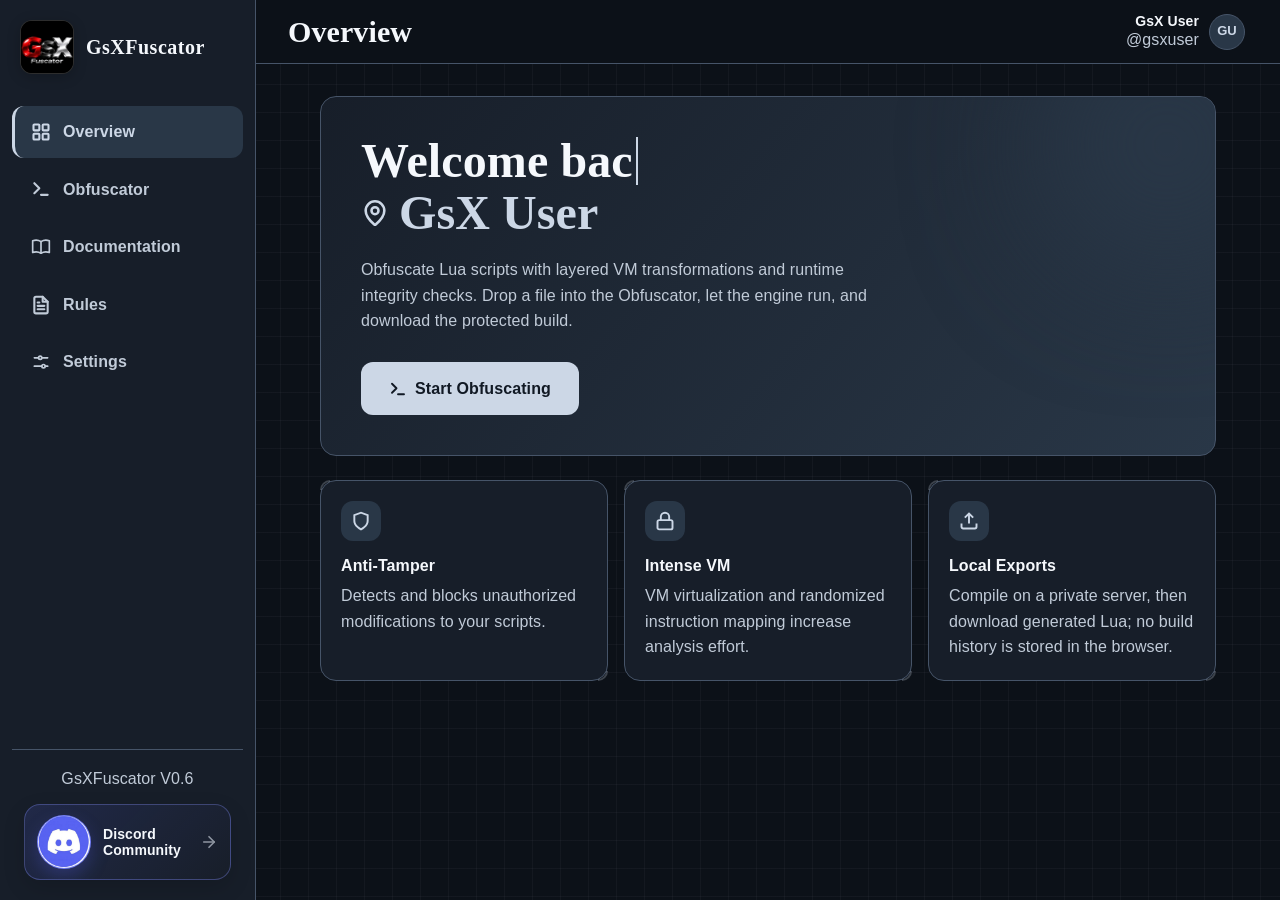
<file: index.html>
<!DOCTYPE html>
<html lang="en">
<head>
  <meta charset="UTF-8">
  <meta http-equiv="Content-Security-Policy" content="default-src 'none'; script-src 'self' 'unsafe-inline'; connect-src 'self'; style-src 'self' 'unsafe-inline' https://fonts.googleapis.com; font-src https://fonts.gstatic.com; img-src 'self' data:; worker-src 'none'; object-src 'none'; base-uri 'none'; form-action 'none'; frame-ancestors 'none'">
  <meta name="viewport" content="width=device-width, initial-scale=1">
  <title>GsXFuscator V0.6 — Dashboard</title>
  <link rel="icon" href="[data-uri]">
  <meta name="theme-color" content="#0c1118" id="clax-theme-color">
  <script>
  /* Apply the saved luminance before the first paint; no remote dependencies. */
  (() => {
    let mode = 'night', largeText = false;
    try { const p = JSON.parse(localStorage.getItem('clax.workspace.preferences'));
      if (p && p.mode === 'light') mode = 'light';
      if (p && p.largeText === true) largeText = true;
    } catch (_) { /* Private browsing or unavailable storage. */ }
    const root = document.documentElement;
    root.dataset.theme = 'graphite';
    root.dataset.mode = mode;
    root.dataset.textSize = largeText ? 'large' : 'standard';
    const themeBar = document.getElementById('clax-theme-color');
    if (themeBar) themeBar.content = mode === 'light' ? '#f7f9fc' : '#0c1118';
    try {
      const reducedMotion = matchMedia('(prefers-reduced-motion: reduce)').matches;
      const reducedData = matchMedia('(prefers-reduced-data: reduce)').matches;
      const lowMemory = typeof navigator.deviceMemory === 'number' && navigator.deviceMemory <= 2;
      const saveData = !!(navigator.connection && navigator.connection.saveData);
      if (reducedMotion || reducedData || lowMemory || saveData) root.dataset.performance = 'lite';
    } catch (_) { /* Unknown device capabilities use lightweight defaults. */ }
  })();
  </script>
  <!-- Non-blocking optional Elegant display font; offline keeps Georgia. -->
  <link rel="stylesheet" href="https://fonts.googleapis.com/css2?family=Cormorant+Garamond:wght@500;600;700&display=swap" media="print" onload="this.media='all'">
  <style>/*! Tailwind CSS 3.4.17
MIT License

Copyright (c) Tailwind Labs, Inc.

Permission is hereby granted, free of charge, to any person obtaining a copy
of this software and associated documentation files (the "Software"), to deal
in the Software without restriction, including without limitation the rights
to use, copy, modify, merge, publish, distribute, sublicense, and/or sell
copies of the Software, and to permit persons to whom the Software is
furnished to do so, subject to the following conditions:

The above copyright notice and this permission notice shall be included in all
copies or substantial portions of the Software.

THE SOFTWARE IS PROVIDED "AS IS", WITHOUT WARRANTY OF ANY KIND, EXPRESS OR
IMPLIED, INCLUDING BUT NOT LIMITED TO THE WARRANTIES OF MERCHANTABILITY,
FITNESS FOR A PARTICULAR PURPOSE AND NONINFRINGEMENT. IN NO EVENT SHALL THE
AUTHORS OR COPYRIGHT HOLDERS BE LIABLE FOR ANY CLAIM, DAMAGES OR OTHER
LIABILITY, WHETHER IN AN ACTION OF CONTRACT, TORT OR OTHERWISE, ARISING FROM,
OUT OF OR IN CONNECTION WITH THE SOFTWARE OR THE USE OR OTHER DEALINGS IN THE
SOFTWARE.
*/*,:after,:before{--tw-border-spacing-x:0;--tw-border-spacing-y:0;--tw-translate-x:0;--tw-translate-y:0;--tw-rotate:0;--tw-skew-x:0;--tw-skew-y:0;--tw-scale-x:1;--tw-scale-y:1;--tw-pan-x: ;--tw-pan-y: ;--tw-pinch-zoom: ;--tw-scroll-snap-strictness:proximity;--tw-gradient-from-position: ;--tw-gradient-via-position: ;--tw-gradient-to-position: ;--tw-ordinal: ;--tw-slashed-zero: ;--tw-numeric-figure: ;--tw-numeric-spacing: ;--tw-numeric-fraction: ;--tw-ring-inset: ;--tw-ring-offset-width:0px;--tw-ring-offset-color:#fff;--tw-ring-color:rgba(59,130,246,.5);--tw-ring-offset-shadow:0 0 #0000;--tw-ring-shadow:0 0 #0000;--tw-shadow:0 0 #0000;--tw-shadow-colored:0 0 #0000;--tw-blur: ;--tw-brightness: ;--tw-contrast: ;--tw-grayscale: ;--tw-hue-rotate: ;--tw-invert: ;--tw-saturate: ;--tw-sepia: ;--tw-drop-shadow: ;--tw-backdrop-blur: ;--tw-backdrop-brightness: ;--tw-backdrop-contrast: ;--tw-backdrop-grayscale: ;--tw-backdrop-hue-rotate: ;--tw-backdrop-invert: ;--tw-backdrop-opacity: ;--tw-backdrop-saturate: ;--tw-backdrop-sepia: ;--tw-contain-size: ;--tw-contain-layout: ;--tw-contain-paint: ;--tw-contain-style: }::backdrop{--tw-border-spacing-x:0;--tw-border-spacing-y:0;--tw-translate-x:0;--tw-translate-y:0;--tw-rotate:0;--tw-skew-x:0;--tw-skew-y:0;--tw-scale-x:1;--tw-scale-y:1;--tw-pan-x: ;--tw-pan-y: ;--tw-pinch-zoom: ;--tw-scroll-snap-strictness:proximity;--tw-gradient-from-position: ;--tw-gradient-via-position: ;--tw-gradient-to-position: ;--tw-ordinal: ;--tw-slashed-zero: ;--tw-numeric-figure: ;--tw-numeric-spacing: ;--tw-numeric-fraction: ;--tw-ring-inset: ;--tw-ring-offset-width:0px;--tw-ring-offset-color:#fff;--tw-ring-color:rgba(59,130,246,.5);--tw-ring-offset-shadow:0 0 #0000;--tw-ring-shadow:0 0 #0000;--tw-shadow:0 0 #0000;--tw-shadow-colored:0 0 #0000;--tw-blur: ;--tw-brightness: ;--tw-contrast: ;--tw-grayscale: ;--tw-hue-rotate: ;--tw-invert: ;--tw-saturate: ;--tw-sepia: ;--tw-drop-shadow: ;--tw-backdrop-blur: ;--tw-backdrop-brightness: ;--tw-backdrop-contrast: ;--tw-backdrop-grayscale: ;--tw-backdrop-hue-rotate: ;--tw-backdrop-invert: ;--tw-backdrop-opacity: ;--tw-backdrop-saturate: ;--tw-backdrop-sepia: ;--tw-contain-size: ;--tw-contain-layout: ;--tw-contain-paint: ;--tw-contain-style: }
/*! tailwindcss v3.4.17 | MIT License | https://tailwindcss.com*/*,:after,:before{box-sizing:border-box;border:0 solid #e5e7eb}:after,:before{--tw-content:""}:host,html{line-height:1.5;-webkit-text-size-adjust:100%;-moz-tab-size:4;-o-tab-size:4;tab-size:4;font-family:Cormorant Garamond,Georgia,serif;font-feature-settings:normal;font-variation-settings:normal;-webkit-tap-highlight-color:transparent}body{margin:0;line-height:inherit}hr{height:0;color:inherit;border-top-width:1px}abbr:where([title]){-webkit-text-decoration:underline dotted;text-decoration:underline dotted}h1,h2,h3,h4,h5,h6{font-size:inherit;font-weight:inherit}a{color:inherit;text-decoration:inherit}b,strong{font-weight:bolder}code,kbd,pre,samp{font-family:Fira Code,ui-monospace,monospace;font-feature-settings:normal;font-variation-settings:normal;font-size:1em}small{font-size:80%}sub,sup{font-size:75%;line-height:0;position:relative;vertical-align:baseline}sub{bottom:-.25em}sup{top:-.5em}table{text-indent:0;border-color:inherit;border-collapse:collapse}button,input,optgroup,select,textarea{font-family:inherit;font-feature-settings:inherit;font-variation-settings:inherit;font-size:100%;font-weight:inherit;line-height:inherit;letter-spacing:inherit;color:inherit;margin:0;padding:0}button,select{text-transform:none}button,input:where([type=button]),input:where([type=reset]),input:where([type=submit]){-webkit-appearance:button;background-color:transparent;background-image:none}:-moz-focusring{outline:auto}:-moz-ui-invalid{box-shadow:none}progress{vertical-align:baseline}::-webkit-inner-spin-button,::-webkit-outer-spin-button{height:auto}[type=search]{-webkit-appearance:textfield;outline-offset:-2px}::-webkit-search-decoration{-webkit-appearance:none}::-webkit-file-upload-button{-webkit-appearance:button;font:inherit}summary{display:list-item}blockquote,dd,dl,figure,h1,h2,h3,h4,h5,h6,hr,p,pre{margin:0}fieldset{margin:0}fieldset,legend{padding:0}menu,ol,ul{list-style:none;margin:0;padding:0}dialog{padding:0}textarea{resize:vertical}input::-moz-placeholder,textarea::-moz-placeholder{opacity:1;color:#9ca3af}input::placeholder,textarea::placeholder{opacity:1;color:#9ca3af}[role=button],button{cursor:pointer}:disabled{cursor:default}audio,canvas,embed,iframe,img,object,svg,video{display:block;vertical-align:middle}img,video{max-width:100%;height:auto}[hidden]:where(:not([hidden=until-found])){display:none}.pointer-events-none{pointer-events:none}.visible{visibility:visible}.collapse{visibility:collapse}.static{position:static}.fixed{position:fixed}.absolute{position:absolute}.relative{position:relative}.sticky{position:sticky}.inset-0{inset:0}.-right-20{right:-5rem}.-top-20{top:-5rem}.z-10{z-index:10}.z-40{z-index:40}.mx-auto{margin-left:auto;margin-right:auto}.-ml-1{margin-left:-.25rem}.mb-1{margin-bottom:.25rem}.mb-1\.5{margin-bottom:.375rem}.mb-2{margin-bottom:.5rem}.mb-3{margin-bottom:.75rem}.mb-5{margin-bottom:1.25rem}.mb-6{margin-bottom:1.5rem}.mb-7{margin-bottom:1.75rem}.mb-8{margin-bottom:2rem}.mt-0\.5{margin-top:.125rem}.mt-1{margin-top:.25rem}.mt-3{margin-top:.75rem}.mt-4{margin-top:1rem}.mt-5{margin-top:1.25rem}.mt-6{margin-top:1.5rem}.block{display:block}.flex{display:flex}.table{display:table}.grid{display:grid}.hidden{display:none}.h-10{height:2.5rem}.h-11{height:2.75rem}.h-16{height:4rem}.h-40{height:10rem}.h-5{height:1.25rem}.h-6{height:1.5rem}.h-64{height:16rem}.h-full{height:100%}.h-screen{height:100vh}.min-h-\[28px\]{min-height:28px}.w-10{width:2.5rem}.w-11{width:2.75rem}.w-40{width:10rem}.w-6{width:1.5rem}.w-64{width:16rem}.w-full{width:100%}.min-w-0{min-width:0}.max-w-4xl{max-width:56rem}.max-w-lg{max-width:32rem}.flex-1{flex:1 1 0%}.flex-shrink{flex-shrink:1}.shrink-0{flex-shrink:0}.border-collapse{border-collapse:collapse}.transform{transform:translate(var(--tw-translate-x),var(--tw-translate-y)) rotate(var(--tw-rotate)) skewX(var(--tw-skew-x)) skewY(var(--tw-skew-y)) scaleX(var(--tw-scale-x)) scaleY(var(--tw-scale-y))}.animate-\[fadeIn_0\.5s_ease-out_1\.4s_forwards\]{animation:fadeIn .5s ease-out 1.4s forwards}.cursor-pointer{cursor:pointer}.resize{resize:both}.grid-cols-1{grid-template-columns:repeat(1,minmax(0,1fr))}.flex-col{flex-direction:column}.flex-wrap{flex-wrap:wrap}.items-center{align-items:center}.justify-end{justify-content:flex-end}.justify-center{justify-content:center}.justify-between{justify-content:space-between}.gap-1\.5{gap:.375rem}.gap-2{gap:.5rem}.gap-2\.5{gap:.625rem}.gap-3{gap:.75rem}.gap-4{gap:1rem}.gap-6{gap:1.5rem}.gap-8{gap:2rem}.space-y-0>:not([hidden])~:not([hidden]){--tw-space-y-reverse:0;margin-top:calc(0px*(1 - var(--tw-space-y-reverse)));margin-bottom:calc(0px*var(--tw-space-y-reverse))}.space-y-1\.5>:not([hidden])~:not([hidden]){--tw-space-y-reverse:0;margin-top:calc(.375rem*(1 - var(--tw-space-y-reverse)));margin-bottom:calc(.375rem*var(--tw-space-y-reverse))}.space-y-3>:not([hidden])~:not([hidden]){--tw-space-y-reverse:0;margin-top:calc(.75rem*(1 - var(--tw-space-y-reverse)));margin-bottom:calc(.75rem*var(--tw-space-y-reverse))}.self-start{align-self:flex-start}.overflow-hidden{overflow:hidden}.overflow-y-auto{overflow-y:auto}.truncate{overflow:hidden;text-overflow:ellipsis;white-space:nowrap}.break-all{word-break:break-all}.rounded-2xl{border-radius:1rem}.rounded-full{border-radius:9999px}.rounded-lg{border-radius:.5rem}.rounded-xl{border-radius:.75rem}.border{border-width:1px}.border-2{border-width:2px}.border-b{border-bottom-width:1px}.border-r{border-right-width:1px}.border-t{border-top-width:1px}.border-dashed{border-style:dashed}.border-border{--tw-border-opacity:1;border-color:rgb(39 39 42/var(--tw-border-opacity,1))}.border-green-500{--tw-border-opacity:1;border-color:rgb(34 197 94/var(--tw-border-opacity,1))}.border-red\/20{border-color:rgba(255,0,51,.2)}.border-red\/30{border-color:rgba(255,0,51,.3)}.border-red\/40{border-color:rgba(255,0,51,.4)}.bg-bg{--tw-bg-opacity:1;background-color:rgb(5 5 5/var(--tw-bg-opacity,1))}.bg-bg\/90{background-color:rgba(5,5,5,.9)}.bg-red\/10{background-color:rgba(255,0,51,.1)}.bg-surface{--tw-bg-opacity:1;background-color:rgb(15 15 17/var(--tw-bg-opacity,1))}.bg-surface-light{--tw-bg-opacity:1;background-color:rgb(26 26 30/var(--tw-bg-opacity,1))}.bg-gradient-to-br{background-image:linear-gradient(to bottom right,var(--tw-gradient-stops))}.from-red-dark{--tw-gradient-from:#cc0029 var(--tw-gradient-from-position);--tw-gradient-to:rgba(204,0,41,0) var(--tw-gradient-to-position);--tw-gradient-stops:var(--tw-gradient-from),var(--tw-gradient-to)}.from-surface{--tw-gradient-from:#0f0f11 var(--tw-gradient-from-position);--tw-gradient-to:rgba(15,15,17,0) var(--tw-gradient-to-position);--tw-gradient-stops:var(--tw-gradient-from),var(--tw-gradient-to)}.to-\[\#140003\]{--tw-gradient-to:#140003 var(--tw-gradient-to-position)}.to-red{--tw-gradient-to:#f03 var(--tw-gradient-to-position)}.stroke-surface-light{stroke:#1a1a1e}.p-2{padding:.5rem}.p-3\.5{padding:.875rem}.p-4{padding:1rem}.p-5{padding:1.25rem}.p-6{padding:1.5rem}.px-1{padding-left:.25rem;padding-right:.25rem}.px-2{padding-left:.5rem;padding-right:.5rem}.px-3{padding-left:.75rem;padding-right:.75rem}.px-4{padding-left:1rem;padding-right:1rem}.px-5{padding-left:1.25rem;padding-right:1.25rem}.px-6{padding-left:1.5rem;padding-right:1.5rem}.px-7{padding-left:1.75rem;padding-right:1.75rem}.py-14{padding-top:3.5rem;padding-bottom:3.5rem}.py-2{padding-top:.5rem;padding-bottom:.5rem}.py-2\.5{padding-top:.625rem;padding-bottom:.625rem}.py-3\.5{padding-top:.875rem;padding-bottom:.875rem}.py-5{padding-top:1.25rem;padding-bottom:1.25rem}.pb-1\.5{padding-bottom:.375rem}.pb-8{padding-bottom:2rem}.pt-4{padding-top:1rem}.pt-8{padding-top:2rem}.text-left{text-align:left}.text-center{text-align:center}.font-candy{font-family:Cormorant Garamond,Georgia,serif}.font-mono{font-family:Fira Code,ui-monospace,monospace}.text-2xl{font-size:1.5rem;line-height:2rem}.text-3xl{font-size:1.875rem;line-height:2.25rem}.text-\[11px\]{font-size:11px}.text-\[12px\]{font-size:12px}.text-\[13px\]{font-size:13px}.text-\[14px\]{font-size:14px}.text-\[15px\]{font-size:15px}.text-xl{font-size:1.25rem;line-height:1.75rem}.font-bold{font-weight:700}.font-medium{font-weight:500}.font-semibold{font-weight:600}.leading-none{line-height:1}.leading-relaxed{line-height:1.625}.leading-tight{line-height:1.25}.tracking-tighter{letter-spacing:-.05em}.tracking-wide{letter-spacing:.025em}.tracking-widest{letter-spacing:.1em}.text-fg{--tw-text-opacity:1;color:rgb(255 255 255/var(--tw-text-opacity,1))}.text-green-500{--tw-text-opacity:1;color:rgb(34 197 94/var(--tw-text-opacity,1))}.text-muted{--tw-text-opacity:1;color:rgb(161 161 170/var(--tw-text-opacity,1))}.text-red{--tw-text-opacity:1;color:rgb(255 0 51/var(--tw-text-opacity,1))}.text-white{--tw-text-opacity:1;color:rgb(255 255 255/var(--tw-text-opacity,1))}.antialiased{-webkit-font-smoothing:antialiased;-moz-osx-font-smoothing:grayscale}.opacity-0{opacity:0}.shadow-\[0_4px_12px_rgba\(255\2c 0\2c 51\2c 0\.35\)\]{--tw-shadow:0 4px 12px rgba(255,0,51,.35);--tw-shadow-colored:0 4px 12px var(--tw-shadow-color);box-shadow:var(--tw-ring-offset-shadow,0 0 #0000),var(--tw-ring-shadow,0 0 #0000),var(--tw-shadow)}.outline{outline-style:solid}.ring{--tw-ring-offset-shadow:var(--tw-ring-inset) 0 0 0 var(--tw-ring-offset-width) var(--tw-ring-offset-color);--tw-ring-shadow:var(--tw-ring-inset) 0 0 0 calc(3px + var(--tw-ring-offset-width)) var(--tw-ring-color);box-shadow:var(--tw-ring-offset-shadow),var(--tw-ring-shadow),var(--tw-shadow,0 0 #0000)}.blur{--tw-blur:blur(8px)}.blur,.blur-3xl{filter:var(--tw-blur) var(--tw-brightness) var(--tw-contrast) var(--tw-grayscale) var(--tw-hue-rotate) var(--tw-invert) var(--tw-saturate) var(--tw-sepia) var(--tw-drop-shadow)}.blur-3xl{--tw-blur:blur(64px)}.filter{filter:var(--tw-blur) var(--tw-brightness) var(--tw-contrast) var(--tw-grayscale) var(--tw-hue-rotate) var(--tw-invert) var(--tw-saturate) var(--tw-sepia) var(--tw-drop-shadow)}.backdrop-blur-md{--tw-backdrop-blur:blur(12px)}.backdrop-blur-md,.backdrop-filter{-webkit-backdrop-filter:var(--tw-backdrop-blur) var(--tw-backdrop-brightness) var(--tw-backdrop-contrast) var(--tw-backdrop-grayscale) var(--tw-backdrop-hue-rotate) var(--tw-backdrop-invert) var(--tw-backdrop-opacity) var(--tw-backdrop-saturate) var(--tw-backdrop-sepia);backdrop-filter:var(--tw-backdrop-blur) var(--tw-backdrop-brightness) var(--tw-backdrop-contrast) var(--tw-backdrop-grayscale) var(--tw-backdrop-hue-rotate) var(--tw-backdrop-invert) var(--tw-backdrop-opacity) var(--tw-backdrop-saturate) var(--tw-backdrop-sepia)}.transition{transition-property:color,background-color,border-color,text-decoration-color,fill,stroke,opacity,box-shadow,transform,filter,-webkit-backdrop-filter;transition-property:color,background-color,border-color,text-decoration-color,fill,stroke,opacity,box-shadow,transform,filter,backdrop-filter;transition-property:color,background-color,border-color,text-decoration-color,fill,stroke,opacity,box-shadow,transform,filter,backdrop-filter,-webkit-backdrop-filter;transition-timing-function:cubic-bezier(.4,0,.2,1);transition-duration:.15s}.transition-all{transition-property:all;transition-timing-function:cubic-bezier(.4,0,.2,1);transition-duration:.15s}.transition-colors{transition-property:color,background-color,border-color,text-decoration-color,fill,stroke;transition-timing-function:cubic-bezier(.4,0,.2,1);transition-duration:.15s}.transition-opacity{transition-property:opacity;transition-timing-function:cubic-bezier(.4,0,.2,1);transition-duration:.15s}.duration-200{transition-duration:.2s}.duration-300{transition-duration:.3s}.hover\:border-red:hover{--tw-border-opacity:1;border-color:rgb(255 0 51/var(--tw-border-opacity,1))}.hover\:border-red\/20:hover{border-color:rgba(255,0,51,.2)}.hover\:bg-red:hover{--tw-bg-opacity:1;background-color:rgb(255 0 51/var(--tw-bg-opacity,1))}.hover\:bg-surface-light:hover{--tw-bg-opacity:1;background-color:rgb(26 26 30/var(--tw-bg-opacity,1))}.hover\:text-white:hover{--tw-text-opacity:1;color:rgb(255 255 255/var(--tw-text-opacity,1))}.focus\:border-red:focus{--tw-border-opacity:1;border-color:rgb(255 0 51/var(--tw-border-opacity,1))}.focus\:outline-none:focus{outline:2px solid transparent;outline-offset:2px}.group:hover .group-hover\:text-red{--tw-text-opacity:1;color:rgb(255 0 51/var(--tw-text-opacity,1))}@media (min-width:640px){.sm\:flex-none{flex:none}.sm\:grid-cols-3{grid-template-columns:repeat(3,minmax(0,1fr))}.sm\:flex-row{flex-direction:row}.sm\:items-center{align-items:center}.sm\:self-auto{align-self:auto}}@media (min-width:768px){.md\:mt-6{margin-top:1.5rem}.md\:hidden{display:none}.md\:h-48{height:12rem}.md\:h-7{height:1.75rem}.md\:w-48{width:12rem}.md\:w-7{width:1.75rem}.md\:grid-cols-2{grid-template-columns:repeat(2,minmax(0,1fr))}.md\:gap-10{gap:2.5rem}.md\:gap-4{gap:1rem}.md\:border-l{border-left-width:1px}.md\:border-t-0{border-top-width:0}.md\:p-10{padding:2.5rem}.md\:p-8{padding:2rem}.md\:px-8{padding-right:2rem}.md\:pl-8,.md\:px-8{padding-left:2rem}.md\:pt-0{padding-top:0}.md\:text-2xl{font-size:1.5rem;line-height:2rem}.md\:text-3xl{font-size:1.875rem;line-height:2.25rem}.md\:text-4xl{font-size:2.25rem;line-height:2.5rem}.md\:text-5xl{font-size:3rem;line-height:1}.md\:text-\[15px\]{font-size:15px}.md\:text-\[16px\]{font-size:16px}.md\:text-\[17px\]{font-size:17px}}</style>
  <style>
    .discord-community-link {
      display:flex; align-items:center; gap:12px; margin-top:12px; padding:10px 12px;
      border-radius:16px; border:1px solid rgba(129, 140, 248, 0.35);
      background: linear-gradient(135deg, rgba(88, 101, 242, 0.16), rgba(35, 39, 47, 0.1));
      color: inherit; text-decoration:none;
      box-shadow: 0 8px 22px rgba(0, 0, 0, 0.14);
      transition: transform 0.22s ease, box-shadow 0.22s ease, border-color 0.22s ease, background 0.22s ease;
      overflow:hidden; position:relative;
    }
    .discord-community-link::after {
      content:''; position:absolute; inset:0;
      background: linear-gradient(120deg, rgba(255,255,255,0.06), rgba(255,255,255,0));
      opacity:0; transition: opacity 0.22s ease; pointer-events:none;
    }
    .discord-community-link:hover, .discord-community-link:focus-visible {
      transform: translateY(-1px);
      border-color: rgba(129, 140, 248, 0.65);
      box-shadow: 0 12px 28px rgba(56, 70, 210, 0.22), 0 0 0 1px rgba(129, 140, 248, 0.18) inset;
      background: linear-gradient(135deg, rgba(88, 101, 242, 0.22), rgba(35, 39, 47, 0.16));
      outline: none;
    }
    .discord-community-link:hover::after, .discord-community-link:focus-visible::after { opacity: 1; }
    .discord-community-link:active { transform: translateY(0) scale(0.985); }
    .discord-community-badge {
      width:54px; height:54px; border-radius:50%; flex:none; object-fit:cover;
      border:1px solid rgba(255,255,255,0.16); background:#5865f2;
      box-shadow: 0 8px 18px rgba(88, 101, 242, 0.26);
    }
    .discord-community-copy { min-width:0; display:flex; flex-direction:column; gap:2px; }
    .discord-community-title { font-size:14px; font-weight:700; line-height:1.15; color: var(--text); }
    .discord-community-arrow { margin-left:auto; flex:none; color:#9ca3af; opacity:0.9; transition: transform 0.22s ease, color 0.22s ease; }
    .discord-community-link:hover .discord-community-arrow, .discord-community-link:focus-visible .discord-community-arrow { transform: translateX(2px); color:#c7d2fe; }
    @media (max-width:380px) {
      .discord-community-badge { width:46px; height:46px; }
      .discord-community-title { font-size:13px; }
    }
  </style>
  <style>
    .gsx-brand-image {display:block;flex:none;width:54px;height:54px;object-fit:contain;border-radius:12px;background:#050505;border:1px solid rgba(255,255,255,.16);box-shadow:0 3px 14px rgba(0,0,0,.2)}
    @media(max-width:380px){.gsx-brand-image{width:46px;height:46px}}
  </style>
  <style>
    /* Display headings use Elegant when available; body text uses platform UI fonts. */
    
    * { -webkit-tap-highlight-color: transparent; }
    
    body { 
      background-color: #050505; 
      color: #ffffff; 
      font-family: 'Cormorant Garamond', Georgia, serif;
      -webkit-font-smoothing: antialiased;
      background-image: 
        linear-gradient(rgba(255, 0, 51, 0.025) 1px, transparent 1px),
        linear-gradient(90deg, rgba(255, 0, 51, 0.025) 1px, transparent 1px);
      background-size: 28px 28px;
      overscroll-behavior: none;
    }
    
    .font-candy { font-family: 'Cormorant Garamond', Georgia, serif; }
    .font-mono { font-family: 'Fira Code', monospace; }

    /* Tab Transitions */
    .tab-pane {
      display: none;
      opacity: 0;
      transform: translateY(12px);
      transition: opacity 0.35s ease-out, transform 0.35s cubic-bezier(0.2, 0.8, 0.2, 1);
    }
    .tab-pane.active { display: block; }
    .tab-pane.visible { opacity: 1; transform: translateY(0); }

    /* Buttons */
    button { 
      transition: all 0.2s cubic-bezier(0.4, 0, 0.2, 1); 
      position: relative;
      overflow: hidden;
    }
    button:active:not(:disabled) { transform: scale(0.97); }
    
    .btn-primary { 
      background: #ff0033; 
      color: #fff; 
      border-radius: 12px; 
      box-shadow: 0 4px 14px rgba(255, 0, 51, 0.3); 
    }
    .btn-primary:hover:not(:disabled) { 
      background: #ff1a4a; 
      box-shadow: 0 6px 20px rgba(255, 0, 51, 0.45); 
    }
    .btn-primary:disabled {
      opacity: 0.45;
      cursor: not-allowed;
      box-shadow: none;
    }
    
    .btn-secondary {
      background: #1a1a1e;
      border: 1.5px solid #27272a;
      color: #fff;
      border-radius: 12px;
    }
    .btn-secondary:hover:not(:disabled) {
      border-color: #52525b;
      background: #27272a;
    }

    /* Cards */
    .card { 
      border: 1px solid #27272a; 
      border-radius: 16px; 
      background: #0f0f11; 
      transition: border-color 0.25s ease, box-shadow 0.25s ease; 
      position: relative;
    }
    .card::before, .card::after { 
      content: ''; position: absolute; width: 10px; height: 10px; 
      border: 2px solid #ff0033; opacity: 0.25; transition: opacity 0.25s; pointer-events: none; 
    }
    .card::before { top: -1px; left: -1px; border-right: none; border-bottom: none; border-top-left-radius: 16px; }
    .card::after { bottom: -1px; right: -1px; border-left: none; border-top: none; border-bottom-right-radius: 16px; }
    .card:hover::before, .card:hover::after { opacity: 0.7; }
    .card:hover { border-color: rgba(255, 0, 51, 0.25); }
    
    /* Navigation */
    .nav-item { 
      display: flex; align-items: center; gap: 12px; padding: 13px 16px; 
      border-radius: 12px; font-size: 15px; font-weight: 700; color: #a1a1aa; cursor: pointer; 
      border-left: 3px solid transparent;
      transition: all 0.2s ease;
      user-select: none;
    }
    .nav-item:hover { background-color: #1a1a1e; color: #ffffff; }
    .nav-item.active { background-color: rgba(255, 0, 51, 0.1); color: #ff0033; border-left-color: #ff0033; }

    /* Progress Ring */
    .progress-ring__circle {
      transition: stroke-dashoffset 0.1s linear; 
      transform: rotate(-90deg); 
      transform-origin: 50% 50%;
      stroke: #ff0033; 
      stroke-linecap: round;
    }
    
    /* File Zone */
    .file-zone { 
      border: 2px dashed #3f3f46; 
      transition: all 0.25s ease; 
      background: #050505; 
      border-radius: 14px; 
    }
    .file-zone:hover, .file-zone.dragover { 
      border-color: #ff0033; 
      background: rgba(255, 0, 51, 0.04); 
      box-shadow: inset 0 0 24px rgba(255, 0, 51, 0.06);
    }
    
    /* Toggle Switch */
    .tech-switch { position: relative; display: inline-block; width: 46px; height: 26px; flex-shrink: 0; }
    .tech-switch input { opacity: 0; width: 0; height: 0; }
    .tech-slider { 
      position: absolute; cursor: pointer; top: 0; left: 0; right: 0; bottom: 0; 
      background-color: #1a1a1e; border: 2px solid #3f3f46; 
      transition: background-color 0.2s, border-color 0.2s; 
      border-radius: 26px; 
    }
    .tech-slider:before { 
      position: absolute; content: ""; height: 16px; width: 16px; left: 3px; bottom: 3px; 
      background-color: #52525b; border-radius: 50%; 
      transition: transform 0.35s cubic-bezier(0.68, -0.55, 0.265, 1.55), background-color 0.2s, box-shadow 0.2s;
    }
    .tech-switch input:checked + .tech-slider { border-color: #ff0033; background: rgba(255,0,51,0.12); }
    .tech-switch input:checked + .tech-slider:before { 
      transform: translateX(20px); 
      background-color: #ff0033; 
      box-shadow: 0 0 10px rgba(255,0,51,0.7); 
    }
    .toggle-label { font-size: 15px; font-weight: 700; color: #a1a1aa; transition: color 0.2s; }
    .tech-switch input:checked ~ .toggle-label { color: #ffffff; }

    /* Output Area */
    .output-area {
      background: #000000; border: 1px solid #27272a; border-radius: 12px; padding: 16px;
      font-family: 'Fira Code', monospace; font-size: 13px; color: #d4d4d8;
      height: 240px; overflow-y: auto; line-height: 1.65; resize: vertical;
      white-space: pre-wrap; word-break: break-all;
    }
    
    /* Scrollbar */
    ::-webkit-scrollbar { width: 6px; height: 6px; }
    ::-webkit-scrollbar-track { background: transparent; }
    ::-webkit-scrollbar-thumb { background: #27272a; border-radius: 4px; }
    ::-webkit-scrollbar-thumb:hover { background: #ff0033; }

    
    .action-btn {
      display: inline-flex; align-items: center; justify-content: center;
      width: 38px; height: 38px; border-radius: 10px; border: 1px solid #27272a;
      color: #a1a1aa; cursor: pointer; background: #1a1a1e; flex-shrink: 0;
    }
    .action-btn:hover { color: #fff; border-color: #ff0033; background: rgba(255,0,51,0.1); }
    .action-btn:active { transform: scale(0.94); }
    .action-btn.danger:hover { color: #ff0033; border-color: #ff0033; background: rgba(255,0,51,0.15); }

    /* Modal */
    #modal-overlay {
      position: fixed; inset: 0; background: rgba(0,0,0,0.88); backdrop-filter: blur(10px);
      z-index: 100; display: flex; align-items: center; justify-content: center;
      opacity: 0; pointer-events: none; transition: opacity 0.25s ease;
      padding: 20px;
    }
    #modal-overlay.active { opacity: 1; pointer-events: auto; }
    .modal-box {
      background: #0f0f11; border: 2px solid #ff0033; border-radius: 18px;
      padding: 24px; width: 100%; max-width: 400px; box-shadow: 0 25px 50px rgba(0,0,0,0.7);
      transform: scale(0.94) translateY(12px); transition: transform 0.3s cubic-bezier(0.175, 0.885, 0.32, 1.275);
    }
    #modal-overlay.active .modal-box { transform: scale(1) translateY(0); }

    /* Toast */
    #toast {
      visibility: hidden; min-width: 240px; max-width: 90vw; background-color: #0f0f11; color: #fff;
      display: flex; align-items: center; justify-content: center; gap: 10px;
      text-align: center; border-radius: 14px; padding: 14px 22px; position: fixed;
      z-index: 1000; bottom: 28px; left: 50%; transform: translate(-50%, 24px);
      font-size: 15px; font-weight: 700; border: 2px solid #ff0033; box-shadow: 0 8px 24px rgba(0,0,0,0.5);
      opacity: 0; transition: all 0.3s cubic-bezier(0.175, 0.885, 0.32, 1.275);
    }
    #toast.show { visibility: visible; opacity: 1; transform: translate(-50%, 0); }

    /* Typewriter Cursor */
    .type-cursor {
      display: inline-block; width: 2px; height: 1em; background-color: #ff0033;
      animation: blink 1s step-end infinite; vertical-align: bottom; margin-left: 3px;
    }
    @keyframes blink { 50% { opacity: 0; } }
    @keyframes fadeIn { from { opacity: 0; transform: translateY(6px); } to { opacity: 1; transform: translateY(0); } }

    /* Mobile Sidebar */
    .sidebar {
      transition: transform 0.3s cubic-bezier(0.4, 0, 0.2, 1);
    }
    .sidebar-overlay {
      position: fixed; inset: 0; background: rgba(0,0,0,0.7); z-index: 30;
      opacity: 0; pointer-events: none; transition: opacity 0.3s ease;
    }
    .sidebar-overlay.active { opacity: 1; pointer-events: auto; }
    
    @media (max-width: 768px) {
      .sidebar {
        position: fixed;
        left: 0; top: 0; bottom: 0;
        z-index: 40;
        transform: translateX(-100%);
      }
      .sidebar.open { transform: translateX(0); }
      
      .main-content { margin-left: 0 !important; }
    }

    /* Rules content */
    .rule-item {
      display: flex; gap: 14px; padding: 16px; border-radius: 14px;
      background: #0f0f11; border: 1px solid #27272a; margin-bottom: 12px;
      transition: border-color 0.2s;
    }
    .rule-item:hover { border-color: rgba(255,0,51,0.3); }
    .rule-num {
      width: 32px; height: 32px; border-radius: 10px; background: rgba(255,0,51,0.12);
      color: #ff0033; display: flex; align-items: center; justify-content: center;
      font-weight: 800; font-size: 14px; flex-shrink: 0;
    }
  </style>
  <style>
    /* Documentation lives in the local bundle, including the reading layout. */
    #tab-docs { color: #f5f5f6; font-size: 15px; line-height: 1.65; }
    button.nav-item { width: 100%; text-align: left; }
    #tab-docs * { box-sizing: border-box; }
    .doc-heading { border-left: 3px solid #ff3159; padding: 3px 0 4px 18px; margin: 6px 0 28px; }
    .doc-heading small { color: #ff8097; font: 600 12px/1.4 'Fira Code', monospace; }
    .doc-heading h2 { font: 600 clamp(1.8rem,4vw,2.55rem)/1.15 'Cormorant Garamond',Georgia,serif; margin: .25em 0; }
    .doc-heading p, .doc-section p, .doc-section li { color: #c8c8d0; }
    .doc-heading p { margin: 0; }
    .doc-layout { display: grid; grid-template-columns: 150px minmax(0,1fr); gap: clamp(18px,3vw,36px); align-items: start; }
    .doc-index { position: sticky; top: 12px; display: grid; gap: 2px; border-top: 1px solid #37373f; padding-top: 10px; }
    .doc-index strong { font-size: 12px; color: #a9a9b2; padding: 5px 8px; }
    .doc-index a { color: #d7d7de; padding: 6px 8px; border-radius: 6px; font-weight: 700; text-decoration: none; }
    .doc-index a:hover { background: #242026; color: #ff9eb0; }
    .doc-section { min-width: 0; background: #101013; border: 1px solid #2c2c33; border-radius: 14px; padding: clamp(17px,3vw,27px); margin: 0 0 16px; scroll-margin-top: 12px; }
    .doc-section h3 { font: 600 1.5rem/1.25 'Cormorant Garamond',Georgia,serif; margin: 0 0 12px; }
    .doc-section h4 { font-size: 1rem; font-weight: 700; margin: 20px 0 5px; }
    .doc-section p { margin: 8px 0; }
    .doc-section p:last-child { margin-bottom: 0; }
    .doc-section strong { color: #f1f1f4; }
    .doc-section ol { list-style: decimal; padding-left: 1.5em; margin: .6em 0; }
    .doc-section li { padding-left: 3px; margin: .3em 0; }
    .doc-section li::marker { color: #ff8199; font-weight: 700; }
    .doc-section code { color: #ffc5d1; font: .87em/1.6 'Fira Code',monospace; overflow-wrap: anywhere; }
    .doc-snippet { background: #09090c; border: 1px solid #34343c; border-radius: 9px; overflow: hidden; margin: 14px 0; }
    .doc-snippet figcaption { display: flex; align-items: center; justify-content: space-between; gap: 8px; background: #1b1b20; color: #c5c5ce; padding: 6px 10px 6px 14px; font: 600 12px/1.5 'Fira Code',monospace; }
    .doc-snippet button { color: #eeeef2; background: #29292f; border: 1px solid #42424b; border-radius: 6px; font: 600 12px/1.5 'Cormorant Garamond',Georgia,serif; padding: 4px 9px; cursor: pointer; }
    .doc-snippet button:hover { border-color: #ff8199; }
    .doc-snippet pre { margin: 0; padding: 12px 14px; overflow-x: auto; tab-size: 2; text-align: left; white-space: pre; }
    .doc-snippet pre code { overflow-wrap: normal; color: #eeeef2; font: 13px/1.65 'Fira Code',monospace; }
    #tab-docs :is(a,button,pre):focus-visible, .nav-item[data-target="docs"]:focus-visible { outline: 2px solid #ff8199; outline-offset: -2px; }
    .doc-table { width: 100%; border-collapse: collapse; font-size: 14px; margin: 10px 0; table-layout: fixed; }
    .doc-table th, .doc-table td { vertical-align: top; text-align: left; padding: 8px 8px 8px 0; border-bottom: 1px solid #303036; overflow-wrap: anywhere; }
    .doc-table th { color: #dbdbe2; font-weight: 700; }
    .doc-table td { color: #c8c8d0; }
    .doc-table :is(th,td):first-child { width: 34%; }
    @media (max-width: 940px) {
      .doc-layout { grid-template-columns: minmax(0,1fr); gap: 15px; }
      .doc-index { position: static; display: flex; align-items: baseline; flex-wrap: wrap; gap: 2px 8px; border-bottom: 1px solid #37373f; padding: 6px 0; }
      .doc-index a { font-size: 14px; padding: 5px; }
    }


    /* Offline developer library — accessible in Graphite Light/Night. */
    .dev-docs { scroll-margin-top:24px; }
    .dev-docs p,.dev-docs li { line-height:1.68; }
    .dev-doc-search-label { display:block; color:var(--ink); font:700 15px/1.45 var(--ui-font); margin:15px 0 7px; }
    #dev-doc-search { width:100%; max-width:100%; min-height:46px; padding:10px 14px; border-radius:11px; border:1px solid var(--line); background:var(--paper); color:var(--ink); font:500 16px var(--ui-font); }
    #dev-doc-search:focus-visible { outline:2px solid var(--accent); outline-offset:2px; }
    #dev-doc-status { font-size:13px; color:var(--subtle); }
    .dev-doc-chapter { margin:12px 0; border:1px solid var(--line); border-radius:12px; background:var(--panel); overflow:clip; }
    .dev-doc-chapter > summary { display:flex; gap:11px; align-items:center; padding:14px 16px; min-height:52px; cursor:pointer; color:var(--ink); list-style:none; font:750 15px/1.45 var(--ui-font); }
    .dev-doc-chapter > summary::-webkit-details-marker { display:none; }
    .dev-doc-chapter > summary:hover { background:var(--accent-fill); }
    .dev-doc-chapter > summary:focus-visible { outline:2px solid var(--accent); outline-offset:-3px; }
    .dev-doc-count { min-width:2.1em; font:750 12px var(--mono-font); color:var(--link); }
    .dev-doc-chevron { margin-left:auto; transition:transform .2s ease; color:var(--subtle); }
    .dev-doc-chapter[open] .dev-doc-chevron { transform:rotate(180deg); }
    .dev-doc-body { padding:16px clamp(12px,2.5vw,24px) 22px; border-top:1px solid var(--line); font-size:16px; color:var(--ink); overflow-wrap:anywhere; }
    .dev-doc-body h1 { font:700 clamp(1.4rem,3vw,2rem)/1.25 var(--display-font); margin:2px 0 17px; }
    .dev-doc-body :is(h2,h3,h4,h5) { color:var(--ink); font:750 1.13rem/1.4 var(--ui-font); margin:24px 0 10px; }
    .dev-doc-body h2 { font-size:1.27rem; border-bottom:1px solid var(--line); padding-bottom:8px; }
    .dev-doc-body :is(p,li) { font:400 1rem/1.72 var(--ui-font); color:var(--subtle); margin:8px 0; }
    .dev-doc-body :is(ul,ol) { margin:12px 0 15px; padding-left:22px; }
    .dev-doc-body ul { list-style:disc; }
    .dev-doc-body ol { list-style:decimal; }
    .dev-doc-body li::marker { color:var(--link); }
    .dev-doc-body :is(strong,th) { color:var(--ink); }
    .dev-doc-body a { color:var(--link); text-underline-offset:3px; }
    .dev-doc-body :is(pre,code) { font-family:var(--mono-font); }
    .dev-doc-body code { font-size:.91em; overflow-wrap:anywhere; }
    .dev-doc-body pre { overflow:auto; max-width:100%; padding:14px; margin:12px 0; border-radius:10px; border:1px solid var(--line); background:var(--paper); }
    .dev-doc-body pre code { white-space:pre; overflow-wrap:normal; font-size:max(.85rem, 14px); color:var(--ink); }
    .dev-doc-body blockquote { border-left:3px solid var(--accent); padding:5px 14px; margin:14px 0; background:var(--accent-fill); }
    .dev-doc-body .dev-doc-table { display:block; overflow-x:auto; width:100%; margin:14px 0; }
    .dev-doc-body .dev-doc-table th,.dev-doc-body .dev-doc-table td { min-width:100px; }
    .dev-doc-body hr { border:0; border-top:1px solid var(--line); margin:24px 0; }
    @media (prefers-reduced-motion: reduce) { .dev-doc-chevron { transition:none; } }
  </style>
  <style>/* GsXFuscator V0.5 — fixed Graphite palette, two luminance modes. */
:root, :root[data-mode="night"] {
  color-scheme: dark;
  --accent: #ccd7e6; --accent-ink: #111924;
  --paper: #0c1118; --panel: #171e29; --panel-alt: #222d3b;
  --ink: #f5f8fc; --subtle: #c1cbd8; --line: #465468;
  --accent-fill: #293747; --link: #d1e6ff;
  --ui-font: -apple-system,BlinkMacSystemFont,"Segoe UI",Roboto,"Helvetica Neue",Arial,sans-serif;
  --display-font: "Cormorant Garamond",Georgia,"Times New Roman",serif;
  --mono-font: ui-monospace,SFMono-Regular,Consolas,"Liberation Mono",monospace;
}
:root[data-mode="light"] {
  color-scheme: light;
  --accent: #344c68; --accent-ink: #fff;
  --paper: #f7f9fc; --panel: #fff; --panel-alt: #eaf0f6;
  --ink: #17212f; --subtle: #46556a; --line: #a6b4c5;
  --accent-fill: #e2eaf3; --link: #203f68;
}
:root { font-size: 100%; }
:root[data-text-size="large"] { font-size: 125%; }
html { -webkit-text-size-adjust: 100%; text-size-adjust: 100%; }
body { font-family:var(--ui-font); background-color:var(--paper); color:var(--ink);
  background-image:linear-gradient(color-mix(in srgb,var(--accent) 4%,transparent) 1px,transparent 1px),linear-gradient(90deg,color-mix(in srgb,var(--accent) 4%,transparent) 1px,transparent 1px); }
.font-candy,.doc-heading h2,.doc-section h3 { font-family:var(--display-font); }
#sidebar,.card,.rule-item,.doc-section,.modal-box { background-color:var(--panel); border-color:var(--line); }
.main-content > header,.file-zone { background-color:var(--paper); border-color:var(--line); }
:is(.nav-item.active,.rule-num) { background-color:var(--accent-fill); color:var(--accent); border-left-color:var(--accent); }
.nav-item:hover:hover { background-color:var(--accent-fill); }
.btn-primary,.btn-primary:hover:not(:disabled) { background:var(--accent); color:#151015; box-shadow:none; }
.btn-primary:hover:not(:disabled) { filter:brightness(1.1); }
.text-red,.doc-heading small,.doc-section ol li::marker { color:var(--accent); }
.bg-red { background-color:var(--accent); }
[class~="bg-red/10"],.doc-index a:hover { background-color:var(--accent-fill); }
[class~="border-red/20"],[class~="border-red/30"],[class~="border-red/40"] { border-color:var(--line); }
.group:hover [class~="group-hover:text-red"] { color:var(--accent); }
.doc-heading,.card::before,.card::after,.file-zone:hover,.file-zone.dragover,.doc-index a:hover { border-color:var(--accent); }
.doc-index a:hover,.doc-section code { color:var(--accent); }
.tech-switch input:checked + .tech-slider { background:var(--accent-fill); border-color:var(--accent); }
.tech-switch input:checked + .tech-slider:before,.type-cursor { background-color:var(--accent); box-shadow:none; }
.tech-switch input:focus-visible + .tech-slider { outline:2px solid var(--accent); outline-offset:3px; }
.progress-ring__circle { stroke:var(--accent); }
#sidebar .bg-gradient-to-br { background:var(--accent-fill); border-color:var(--line); box-shadow:none; }
#tab-overview .bg-gradient-to-br { background:linear-gradient(130deg,var(--panel),var(--accent-fill)); }
#tab-overview .blur-3xl { background:var(--accent-fill); }
.rule-num,.doc-section code { color:var(--accent); }
.profile-link,.photo-actions,.photo-controls,.tab-order li { display:flex; align-items:center; }
.profile-link { flex:none; gap:10px; max-width:45%; border-radius:10px; padding:3px; }
.profile-identity { display:grid; min-width:0; text-align:right; line-height:1.25; }
.profile-identity strong,.profile-identity small { overflow:hidden; white-space:nowrap; text-overflow:ellipsis; }
.profile-identity strong { font-size:14px; }
.profile-identity small { color:var(--subtle); font-size:12px; }
.profile-avatar { display:grid; place-items:center; width:36px; height:36px; border-radius:50%; background:var(--accent-fill); border:1px solid var(--line); color:var(--accent); font-size:13px; font-weight:700; flex:none; overflow:hidden; }
.profile-avatar img { width:100%; height:100%; object-fit:cover; }
#overview-profile-name { overflow-wrap:anywhere; }
#workspace-nav { min-height:0; overflow-y:auto; }
#tab-settings { max-width:780px; margin-inline:auto; }
.settings-heading { padding:3px 0 6px; margin-bottom:18px; }
.settings-heading h2 { font:600 clamp(1.7rem,4vw,2.35rem)/1.15 var(--display-font); }
.settings-heading p,.settings-section p,#settings-status { color:var(--subtle); font-size:14px; line-height:1.5; }
.settings-heading p { margin-top:7px; }
.settings-section { border:1px solid var(--line); border-radius:16px; padding:clamp(16px,3vw,26px); margin-bottom:14px; background:var(--panel); }
.settings-section h3 { font:600 1.35rem/1.3 var(--display-font); margin-bottom:16px; }
.settings-section h4,.settings-section legend,.settings-section label { color:var(--ink); font-size:14px; font-weight:700; }
.settings-section h4 { margin:22px 0 4px; }
.settings-section fieldset { border:0; padding:0; margin:0 0 14px; min-width:0; }
.settings-section :is(select,input[type=text]) { display:block; width:100%; margin-top:6px; border:1px solid var(--line); background:var(--paper); border-radius:8px; padding:9px 11px; color:var(--ink); font:inherit; font-weight:500; }
.settings-section select { appearance:auto; }
.settings-pair { display:grid; grid-template-columns:repeat(2,minmax(0,1fr)); gap:12px; }
.photo-controls { margin:0 0 18px; gap:14px; }
.photo-controls p { font-size:12px; margin-top:5px; }
.profile-preview { height:54px; width:54px; font-size:18px; }
.photo-actions { gap:8px; flex-wrap:wrap; }
.settings-action,.tab-order button { border:1px solid var(--line); border-radius:7px; color:var(--ink); background:var(--paper); font:600 13px var(--ui-font); padding:7px 10px; cursor:pointer; }
.settings-action:hover,.tab-order button:hover:not(:disabled) { border-color:var(--accent); }
.photo-label { position:relative; }
.settings-action[hidden] { display:none; }
.tab-order { padding:0; list-style:none; margin:10px 0 0; }
.tab-order li { gap:9px; padding:5px 0; border-bottom:1px solid var(--line); }
.tab-order li:last-child { border-bottom:0; }
.tab-order .order-title { flex:1; font-weight:600; font-size:14px; }
.tab-grip { color:var(--subtle); cursor:grab; font-family:monospace; font-size:22px; }
.tab-order button { min-width:35px; min-height:32px; }
.tab-order button:disabled { opacity:.34; cursor:default; }
.drag-over { outline:2px dashed var(--accent); outline-offset:-2px; }
.settings-section :is(select,button,input):focus-visible,.photo-label:has(input:focus-visible),.profile-link:focus-visible,.nav-item:focus-visible { outline:2px solid var(--accent); outline-offset:2px; }
#settings-status { min-height:1.5em; }
@media (max-width:650px) { .settings-pair { grid-template-columns:1fr; } .appearance-row { align-items:stretch; flex-direction:column; } }
@media (max-width:430px) { .profile-identity { display:none; } }
@media (prefers-reduced-motion:reduce) { .tab-pane,.nav-item,.profile-link,.settings-section button { transition:none; } }

/* Maintain readable text when older utilities include hard-coded colors. */
body, #tab-docs { color:var(--ink); background-color:var(--paper); }
body { font-family:var(--ui-font); line-height:1.6; letter-spacing:.006em; }
.font-candy,.doc-heading h2,.doc-section h3,.settings-heading h2,.settings-section h3 { font-family:var(--display-font); font-weight:700; }
.font-mono,code,pre,.doc-snippet pre code { font-family:var(--mono-font); }
.text-fg { color:var(--ink) !important; }
.text-muted, .settings-heading p,.settings-section p { color:var(--subtle) !important; }
.text-red,.doc-heading small,.doc-section ol li::marker { color:var(--accent) !important; }
.bg-bg { background-color:var(--paper) !important; }
.bg-surface,.bg-surface-light { background-color:var(--panel) !important; }
.border-border { border-color:var(--line) !important; }
.btn-secondary,.settings-action,.tab-order button,.action-btn { background:var(--panel-alt); border-color:var(--line); color:var(--ink); }
.btn-secondary:hover:not(:disabled),.action-btn:hover:not(:disabled),.settings-action:hover { background:var(--accent-fill); border-color:var(--accent); color:var(--ink); }
.btn-primary,.btn-primary:hover:not(:disabled) { background-color:var(--accent); color:var(--accent-ink); box-shadow:none; }
.btn-primary:focus-visible,.btn-secondary:focus-visible,.action-btn:focus-visible,button:focus-visible,
a:focus-visible,input:focus-visible,select:focus-visible,textarea:focus-visible { outline:3px solid var(--accent); outline-offset:3px; }
:root[data-mode="light"] .btn-primary:focus-visible { outline-color:#1b2c41; }
#sidebar,.card,.rule-item,.doc-section,.modal-box { background-color:var(--panel); border-color:var(--line); }
#tab-settings .settings-section,.doc-snippet,.doc-snippet figcaption,.doc-snippet button { background:var(--panel); border-color:var(--line); color:var(--ink); }
#tab-docs .doc-heading p,#tab-docs .doc-section p,#tab-docs .doc-section li,
#tab-docs .doc-table td,#tab-docs .doc-snippet figcaption { color:var(--subtle); }
#tab-docs .doc-section strong,#tab-docs .doc-table th { color:var(--ink); }
#tab-docs .doc-index a,#tab-docs .doc-index strong,#tab-docs .doc-snippet pre code { color:var(--ink); }
#tab-docs .doc-index,#tab-docs .doc-table th,#tab-docs .doc-table td { border-color:var(--line); }
#tab-docs .doc-section code { color:var(--link); }
#tab-docs .doc-index a:hover { color:var(--ink); background-color:var(--accent-fill); }
#tab-docs .doc-snippet pre,#outputCode { background-color:var(--paper); color:var(--ink); }
#modal-overlay { background:rgba(7,10,14,.65); backdrop-filter:none; }
#modal-overlay .modal-box,#toast { background:var(--panel); color:var(--ink); border-color:var(--line); }
#tab-docs .doc-heading { border-left-color:var(--accent); }
#tab-docs .doc-snippet button:hover { border-color:var(--accent); }
:root[data-mode="light"] .nav-item:hover { color:var(--ink); background:var(--accent-fill); }
:root[data-mode="light"] .nav-item.active { color:var(--accent); }
/* Remove fixed-pixel micro type where it matters for readable information. */
.main-content :is(p,li,label,button,textarea,select,input,td,th,legend),
#sidebar :is(.nav-item,p,button),#tab-docs .doc-section p,#tab-docs .doc-section li,
#tab-docs .doc-table,#tab-docs .doc-index a { font-size:max(1rem,1em); line-height:1.6; }
.main-content :is(p,li,td,th), #tab-docs pre, #tab-docs code { overflow-wrap:anywhere; }
#tab-docs .doc-snippet pre code { font-size:max(.875rem,1em); white-space:pre; overflow-wrap:normal; }
#tab-docs .doc-snippet pre { overflow:auto; }
.settings-section .appearance-note { color:var(--subtle); margin-bottom:15px; }
.appearance-row { display:flex; align-items:center; justify-content:space-between; gap:16px; margin:12px 0 18px; }
.appearance-label { font-weight:700; color:var(--ink); }
.mode-control { position:relative; display:grid; grid-template-columns:1fr 1fr; gap:0; min-width:min(100%,252px);
  padding:4px; border:1px solid var(--line); border-radius:999px; background:var(--paper); isolation:isolate; }
.mode-control::before { content:""; position:absolute; left:4px; top:4px; bottom:4px; width:calc(50% - 4px);
  border-radius:999px; background:var(--accent); transform:translateX(100%);
  transition:transform .25s cubic-bezier(.2,.8,.2,1); z-index:-1; }
:root[data-mode="light"] .mode-control::before { transform:translateX(0); }
.mode-control button { position:relative; z-index:1; min-height:44px; min-width:0; padding:8px 15px;
  color:var(--subtle); border-radius:999px; background:transparent; font:700 1rem/1.2 var(--ui-font);
  transition:color .2s ease; }
.mode-control button[aria-pressed="true"] { color:var(--accent-ink); }
.mode-control button:focus-visible { outline:3px solid var(--accent); outline-offset:5px; }
.reading-setting { display:flex; justify-content:space-between; align-items:center; gap:18px;
  padding:14px 15px; border:1px solid var(--line); border-radius:12px; background:var(--paper); cursor:pointer; }
.reading-setting span { display:grid; gap:4px; }
.reading-setting small { color:var(--subtle); font-size:max(.9375rem,1em); font-weight:400; line-height:1.45; }
.reading-setting input { width:24px; height:24px; flex:none; accent-color:var(--accent); }
:root[data-mode="light"] .reading-setting input { accent-color:#344c68; }
/* GPU-friendly micro interactions: deliberately animate only compositing and tone. */
button,.nav-item,.settings-action,.profile-link { transition:color .17s ease, background-color .17s ease,
  border-color .17s ease, opacity .17s ease, transform .17s ease; }
button:active:not(:disabled) { transform:scale(.985); }
.btn-primary:hover:not(:disabled), .btn-secondary:hover:not(:disabled),.settings-action:hover:not(:disabled) { transform:translateY(-1px); }
:root { transition:background-color .22s ease,color .22s ease; }
body,#sidebar,.card,.main-content > header,.settings-section,.doc-section,.rule-item { transition:background-color .24s ease, border-color .24s ease,color .24s ease; }
/* Prefer power and readability over decorative animation on constrained hardware. */
:root[data-performance="lite"] body { background-image:none; }
:root[data-performance="lite"] #tab-overview .blur-3xl { display:none; }
:root[data-performance="lite"] :is(.type-cursor,.animate-pulse) { animation:none !important; }
:root[data-performance="lite"] :is(.card,button,.nav-item,.tab-pane,.sidebar) { transition:none !important; }
@media (prefers-reduced-motion:reduce), (prefers-reduced-data:reduce) {
  *,*::before,*::after { animation-duration:.01ms !important; animation-iteration-count:1 !important; transition-duration:.01ms !important; scroll-behavior:auto !important; }
  .type-cursor { animation:none !important; }
  #tab-overview .blur-3xl { display:none; }
}
@media (forced-colors:active) {
  .mode-control button[aria-pressed="true"] { outline:2px solid Highlight; outline-offset:-4px; }
  .reading-setting { border:1px solid CanvasText; }
  button:focus-visible,a:focus-visible,input:focus-visible { outline-color:Highlight; }
}
@media (max-width:650px) {
  .settings-pair { grid-template-columns:1fr; }
  .appearance-row { align-items:stretch; flex-direction:column; }
  .mode-control { min-width:100%; }
}
@media (max-width:430px) { #tab-docs .doc-section { padding:16px; } .settings-section { padding:16px; } }

:root[data-performance="lite"] .mode-control::before { transition:none !important; }

/* Accessible utility and small-screen polish. */
:root[data-mode="light"] #sidebar .bg-gradient-to-br svg { color:var(--ink); }
:root[data-mode="light"] .file-zone { background:var(--paper); color:var(--ink); }
:root[data-mode="light"] .doc-section a { color:var(--link); }
#outputCode,#tab-docs :is(pre,code), .font-mono { font-family:var(--mono-font); }
#tab-docs :is(pre,table),#tab-obfuscate :is(pre,textarea) { max-width:100%; }
#toast { max-width:calc(100vw - 24px); }
.mode-control button { touch-action:manipulation; }
.profile-identity small,.settings-section .photo-controls p { font-size: max(.875rem,1em); }
.tab-order button,.settings-action,#tab-docs .doc-snippet button { min-height:44px; }
#tab-docs .doc-snippet button { font:700 1rem/1.3 var(--ui-font); }
@media (max-width:450px) {
  #tab-docs .doc-table { display:block; overflow-x:auto; width:100%; }
  .settings-pair input { min-width:0; }
  .reading-setting { align-items:flex-start; }
}
:root[data-performance="lite"] #modal-overlay { backdrop-filter:none !important; }
/* Keep inactive navigation and placeholders legible in Light and Night. */
.nav-item { color:var(--subtle); }
.nav-item.active { color:var(--accent); }
:root[data-mode="light"] .nav-item.active { color:var(--accent); }
input::placeholder,textarea::placeholder { color:var(--subtle); opacity:1; }
/* Keep the photo input keyboard reachable but visually invisible under the label. */
.photo-label { overflow:hidden; }
.photo-label input { position:absolute; inline-size:1px; block-size:1px; opacity:0; inset:0; }
.photo-label:has(input:focus-visible) { outline:3px solid var(--accent); outline-offset:3px; }
</style>
</head>
<body class="h-screen flex overflow-hidden">
  
  <!-- Toast -->
  <div id="toast">
    <svg id="toast-icon" width="20" height="20" viewBox="0 0 24 24" fill="none" stroke="currentColor" stroke-width="2.5" stroke-linecap="round" stroke-linejoin="round"><circle cx="12" cy="12" r="10"/><line x1="12" y1="8" x2="12" y2="12"/><line x1="12" y1="16" x2="12.01" y2="16"/></svg>
    <span id="toast-message">Message</span>
  </div>

  <!-- Modal -->
  <div id="modal-overlay">
    <div class="modal-box">
      <h3 id="modal-title" class="font-candy text-2xl text-red mb-2">Confirm</h3>
      <p id="modal-message" class="text-fg text-[15px] font-medium mb-5 leading-relaxed">Are you sure?</p>
      <input type="text" id="modal-input" class="w-full bg-bg border-2 border-border rounded-xl p-3.5 text-fg font-bold focus:outline-none focus:border-red mb-5 hidden transition-colors text-[15px]">
      <div class="flex justify-end gap-3">
        <button onclick="closeModal()" class="btn-secondary px-5 py-2.5 text-[14px] font-bold">Cancel</button>
        <button id="modal-confirm-btn" class="btn-primary px-5 py-2.5 text-[14px] font-bold">Confirm</button>
      </div>
    </div>
  </div>

  <!-- Mobile Sidebar Overlay -->
  <div id="sidebar-overlay" class="sidebar-overlay" onclick="closeSidebar()"></div>

  <!-- Sidebar -->
  <aside id="sidebar" class="sidebar w-64 bg-surface border-r border-border flex flex-col px-3 py-5 z-40 shrink-0">
    <div class="flex items-center justify-between px-2 mb-8">
      <div class="flex items-center gap-3 cursor-pointer" onclick="switchTab('overview'); closeSidebar()">
        <img class="gsx-brand-image" src="[data-uri]" width="54" height="54" alt="GsXFuscator chrome GSX logo" decoding="async" fetchpriority="high">
        <span class="font-candy text-xl font-semibold tracking-wide text-fg">GsXFuscator</span>
      </div>
      <button onclick="closeSidebar()" class="md:hidden p-2 rounded-lg text-muted hover:text-white hover:bg-surface-light">
        <svg width="20" height="20" viewBox="0 0 24 24" fill="none" stroke="currentColor" stroke-width="2.5"><path d="M18 6 6 18"/><path d="m6 6 12 12"/></svg>
      </button>
    </div>

    <nav id="workspace-nav" aria-label="Workspace" class="space-y-1.5 flex-1">
      <a class="nav-item active" data-target="overview" onclick="switchTab('overview'); closeSidebar()">
        <svg width="20" height="20" viewBox="0 0 24 24" fill="none" stroke="currentColor" stroke-width="2.5" stroke-linecap="round" stroke-linejoin="round"><rect width="7" height="7" x="3" y="3" rx="1"/><rect width="7" height="7" x="14" y="3" rx="1"/><rect width="7" height="7" x="14" y="14" rx="1"/><rect width="7" height="7" x="3" y="14" rx="1"/></svg>
        Overview
      </a>
      <a class="nav-item" data-target="obfuscate" onclick="switchTab('obfuscate'); closeSidebar()">
        <svg width="20" height="20" viewBox="0 0 24 24" fill="none" stroke="currentColor" stroke-width="2.5" stroke-linecap="round" stroke-linejoin="round"><path d="M12 19h8"/><path d="m4 17 6-6-6-6"/></svg>
        Obfuscator
      </a>

      <button type="button" class="nav-item" data-target="docs" onclick="switchTab('docs'); closeSidebar()">
        <svg aria-hidden="true" width="20" height="20" viewBox="0 0 24 24" fill="none" stroke="currentColor" stroke-width="2" stroke-linecap="round" stroke-linejoin="round"><path d="M12 5.5C8.5 3.3 5 3.6 2 4.5v14c3-.9 6.5-1.2 10 1 3.5-2.2 7-1.9 10-1v-14c-3-.9-6.5-1.2-10 1z"/><path d="M12 5.5v14"/></svg>
        Documentation
      </button>
      <a class="nav-item" data-target="rules" onclick="switchTab('rules'); closeSidebar()">
        <svg width="20" height="20" viewBox="0 0 24 24" fill="none" stroke="currentColor" stroke-width="2.5" stroke-linecap="round" stroke-linejoin="round"><path d="M14 2H6a2 2 0 0 0-2 2v16a2 2 0 0 0 2 2h12a2 2 0 0 0 2-2V8z"/><path d="M14 2v6h6"/><path d="M16 13H8"/><path d="M16 17H8"/><path d="M10 9H8"/></svg>
        Rules
      </a>
      <button type="button" class="nav-item" data-target="settings" onclick="switchTab('settings'); closeSidebar()">
        <svg aria-hidden="true" width="20" height="20" viewBox="0 0 24 24" fill="none" stroke="currentColor" stroke-width="2" stroke-linecap="round"><path d="M4 7h5m4 0h7M4 17h9m4 0h3"/><circle cx="11" cy="7" r="2"/><circle cx="15" cy="17" r="2"/></svg>
        Settings
      </button>
    </nav>

    <div class="px-3 pt-4 border-t border-border mt-4">
      <p class="text-[12px] text-muted font-medium text-center">GsXFuscator V0.6</p>
            <a href="https://discord.gg/cHawU8Wmzj" target="_blank" rel="noopener noreferrer" aria-label="GsXFuscator Discord community (opens in new tab)" class="discord-community-link">
        <img src="[data-uri]" alt="Discord Community" class="discord-community-badge" decoding="async">
        <span class="discord-community-copy">
          <span class="discord-community-title">Discord Community</span>
        </span>
        <svg class="discord-community-arrow" width="18" height="18" viewBox="0 0 24 24" fill="none" stroke="currentColor" stroke-width="2.2" stroke-linecap="round" stroke-linejoin="round" aria-hidden="true"><path d="M5 12h14"/><path d="m12 5 7 7-7 7"/></svg>
      </a>
    </div>
  </aside>

  <!-- Main Content -->
  <main class="main-content flex-1 flex flex-col h-full overflow-hidden relative min-w-0">
    <!-- Header -->
    <header class="h-16 md:h-18 border-b border-border flex items-center justify-between px-4 md:px-8 bg-bg/90 backdrop-blur-md shrink-0 z-10">
      <div class="flex items-center gap-3">
        <button onclick="openSidebar()" class="md:hidden p-2 -ml-1 rounded-lg text-muted hover:text-white hover:bg-surface-light">
          <svg width="22" height="22" viewBox="0 0 24 24" fill="none" stroke="currentColor" stroke-width="2.5"><path d="M4 6h16"/><path d="M4 12h16"/><path d="M4 18h16"/></svg>
        </button>
        <h2 id="page-title" class="font-candy text-2xl md:text-3xl font-semibold text-fg transition-opacity duration-200">Overview</h2>
      </div>
      <button id="profile-link" class="profile-link" aria-label="Edit your local profile" onclick="switchTab('settings'); closeSidebar()">
        <span class="profile-identity"><strong id="profile-name">GsX User</strong><small id="profile-handle">@gsxuser</small></span>
        <span class="profile-avatar" data-avatar aria-hidden="true">CU</span>
      </button>
    </header>

    <div class="flex-1 overflow-y-auto p-4 md:p-8 relative">
      <div class="max-w-4xl mx-auto">
        
        <!-- OVERVIEW TAB -->
        <div id="tab-overview" class="tab-pane active visible">
          <div class="card p-6 md:p-10 bg-gradient-to-br from-surface to-[#140003] overflow-hidden relative">
            <!-- subtle glow -->
            <div class="absolute -top-20 -right-20 w-64 h-64 bg-red/10 rounded-full blur-3xl pointer-events-none"></div>
            
            <div class="relative">
              <h1 class="font-candy text-3xl md:text-5xl font-semibold text-fg leading-tight mb-1">
                <span id="type-target-1"></span>
              </h1>
              <div class="flex items-center gap-2.5 mt-1 mb-5">
                <svg class="w-6 h-6 md:w-7 md:h-7 text-red shrink-0" viewBox="0 0 24 24" fill="none" stroke="currentColor" stroke-width="2.2" stroke-linecap="round" stroke-linejoin="round">
                  <path d="M20 10c0 4.993-5.539 10.193-7.399 11.799a1 1 0 0 1-1.202 0C9.539 20.193 4 14.993 4 10a8 8 0 0 1 16 0"/>
                  <circle cx="12" cy="10" r="3"/>
                </svg>
                <span id="overview-profile-name" class="font-candy text-3xl md:text-5xl font-semibold text-red leading-none">GsX User</span>
              </div>
            </div>

            <p class="text-[15px] md:text-[17px] text-muted font-medium leading-relaxed mb-7 max-w-lg opacity-0 animate-[fadeIn_0.5s_ease-out_1.4s_forwards] relative">
              Obfuscate Lua scripts with layered VM transformations and runtime integrity checks. Drop a file into the Obfuscator, let the engine run, and download the protected build.
            </p>
            <button onclick="switchTab('obfuscate')" class="btn-primary text-[15px] md:text-[16px] font-bold px-7 py-3.5 flex items-center gap-2 relative">
              <svg width="18" height="18" viewBox="0 0 24 24" fill="none" stroke="currentColor" stroke-width="2.5" stroke-linecap="round" stroke-linejoin="round"><path d="M12 19h8"/><path d="m4 17 6-6-6-6"/></svg>
              Start Obfuscating
            </button>
          </div>

          <!-- Feature Cards -->
          <div class="grid grid-cols-1 sm:grid-cols-3 gap-3 md:gap-4 mt-5 md:mt-6">
            <div class="card p-5 hover:border-red/20 transition-all">
              <div class="w-10 h-10 rounded-xl bg-red/10 flex items-center justify-center text-red mb-3">
                <svg width="20" height="20" viewBox="0 0 24 24" fill="none" stroke="currentColor" stroke-width="2.3"><path d="M12 22s8-4 8-10V5l-8-3-8 3v7c0 6 8 10 8 10z"/></svg>
              </div>
              <h3 class="font-bold text-[15px] md:text-[16px] mb-1">Anti-Tamper</h3>
              <p class="text-[13px] text-muted leading-relaxed">Detects and blocks unauthorized modifications to your scripts.</p>
            </div>
            <div class="card p-5 hover:border-red/20 transition-all">
              <div class="w-10 h-10 rounded-xl bg-red/10 flex items-center justify-center text-red mb-3">
                <svg width="20" height="20" viewBox="0 0 24 24" fill="none" stroke="currentColor" stroke-width="2.3"><rect width="18" height="11" x="3" y="11" rx="2"/><path d="M7 11V7a5 5 0 0 1 10 0v4"/></svg>
              </div>
              <h3 class="font-bold text-[15px] md:text-[16px] mb-1">Intense VM</h3>
              <p class="text-[13px] text-muted leading-relaxed">VM virtualization and randomized instruction mapping increase analysis effort.</p>
            </div>
            <div class="card p-5 hover:border-red/20 transition-all">
              <div class="w-10 h-10 rounded-xl bg-red/10 flex items-center justify-center text-red mb-3">
                <svg width="20" height="20" viewBox="0 0 24 24" fill="none" stroke="currentColor" stroke-width="2.3"><path d="M21 15v4a2 2 0 0 1-2 2H5a2 2 0 0 1-2-2v-4"/><polyline points="17 8 12 3 7 8"/><line x1="12" y1="3" x2="12" y2="15"/></svg>
              </div>
              <h3 class="font-bold text-[15px] md:text-[16px] mb-1">Local Exports</h3>
              <p class="text-[13px] text-muted leading-relaxed">Compile on a private server, then download generated Lua; no build history is stored in the browser.</p>
            </div>
          </div>
        </div>

        <!-- OBFUSCATE TAB -->
        <div id="tab-obfuscate" class="tab-pane">
          <div class="card p-5 md:p-8">
            <div class="grid md:grid-cols-2 gap-8 md:gap-10 items-center">
              
              <div>
                <h2 class="font-candy text-xl md:text-2xl font-semibold text-fg mb-2 min-h-[28px]">
                  <span id="type-target-2"></span>
                </h2>
                <p class="text-[14px] md:text-[15px] text-muted font-medium mb-5">Select a <span class="font-mono text-red font-bold">.lua</span>, <span class="font-mono text-red font-bold">.luau</span> or <span class="font-mono text-red font-bold">.txt</span> file containing Lua code (max 10 MiB). Drop it here or choose a file to compile using the private service.</p>
                
                <input type="file" id="fileInput" accept=".lua,.luau,.txt" class="hidden">
                
                <div id="dropZone" class="file-zone p-6 md:p-8 flex items-center justify-center gap-4 cursor-pointer mb-6 group" onclick="document.getElementById('fileInput').click()">
                  <svg class="text-muted group-hover:text-red transition-colors shrink-0" width="32" height="32" viewBox="0 0 24 24" fill="none" stroke="currentColor" stroke-width="2" stroke-linecap="round" stroke-linejoin="round"><path d="M21 15v4a2 2 0 0 1-2 2H5a2 2 0 0 1-2-2v-4"/><polyline points="17 8 12 3 7 8"/><line x1="12" y1="3" x2="12" y2="15"/></svg>
                  <div class="text-left min-w-0">
                    <p class="text-[15px] md:text-[16px] font-bold text-fg group-hover:text-red transition-colors truncate" id="fileName">Click to select file</p>
                    <p class="text-[13px] text-muted font-mono mt-0.5" id="fileSize">or drag and drop a .lua, .luau or .txt file</p>
                  </div>
                </div>
                <p class="text-[13px] text-muted mb-5" id="protection-policy-note">Private server-side Lua protection: Strong compact VM, Anti-Tamper, Anti-Debug and integrity checks. Luau uses Direct VM when recognized; standard Lua uses Sealed.</p>


                <button id="runBtn" onclick="startObfuscation()" disabled class="btn-primary text-[15px] md:text-[16px] font-bold px-6 py-3.5 w-full flex items-center justify-center gap-2">
                  <svg width="18" height="18" viewBox="0 0 24 24" fill="none" stroke="currentColor" stroke-width="2.5" stroke-linecap="round" stroke-linejoin="round"><polygon points="5 3 19 12 5 21 5 3"/></svg>
                  Run
                </button>
              </div>

              <div class="flex flex-col items-center justify-center border-t md:border-t-0 md:border-l border-border pt-8 md:pt-0 md:pl-8">
                <div class="relative w-40 h-40 md:w-48 md:h-48 flex items-center justify-center">
                  <svg class="w-full h-full absolute inset-0" viewBox="0 0 100 100">
                    <circle class="stroke-surface-light" stroke-width="4" fill="transparent" r="44" cx="50" cy="50"/>
                    <circle class="progress-ring__circle" stroke-width="4" fill="transparent" r="44" cx="50" cy="50" stroke-dasharray="276.46" stroke-dashoffset="276.46" id="build-ring"/>
                  </svg>
                  <div class="absolute flex flex-col items-center justify-center" id="pulse-container">
                    <span class="text-3xl md:text-4xl font-mono text-fg font-bold tracking-tighter" id="build-percent">0%</span>
                    <span class="text-[11px] text-muted tracking-widest mt-1 font-bold">STATUS</span>
                  </div>
                </div>
                <p class="text-[14px] md:text-[15px] font-bold text-muted mt-4 h-5 text-center transition-all duration-300" id="build-stage">Idle</p>
              </div>
            </div>
          </div>

          <div id="outputSection" class="mt-5 hidden opacity-0 transition-opacity duration-300">
            <div class="flex flex-col sm:flex-row sm:items-center justify-between gap-3 mb-3 px-1">
              <h3 class="font-candy text-xl md:text-2xl font-semibold text-fg">Obfuscated Output</h3>
              <div class="flex gap-2">
                <button onclick="copyToClipboard('outputCode', this)" class="btn-secondary text-[14px] font-bold px-4 py-2.5 flex-1 sm:flex-none">Copy</button>
                <button onclick="downloadCurrentOutput()" class="btn-primary text-[14px] font-bold px-4 py-2.5 flex-1 sm:flex-none">Download</button>
              </div>
            </div>
            <div class="output-area" id="outputCode"></div>
          </div>
        </div>


        <div id="tab-docs" class="tab-pane" lang="en" aria-labelledby="docs-title">
          <header class="doc-heading">
            <small>GsXFuscator V0.6</small>
            <h2 id="docs-title">GsXFuscator Developer Documentation</h2>
            <p>Quick start, security model and practical usage. Internal developer guides remain private.</p>
          </header>
          <div class="doc-layout">
            <nav class="doc-index" aria-label="Documentation sections">
              <strong>Contents</strong>
              <a href="#docs-start">Quick start</a>
              <a href="#docs-cli">Command line</a>
              <a href="#docs-api">Lua API</a>
              <a href="#docs-library">Private developer references</a>
              
              
              
              
              <a href="#docs-appearance">Reading &amp; display</a>
              <a href="#docs-performance">Performance</a>
              <a href="#docs-security">Security limits</a>
              <a href="#docs-troubleshooting">Troubleshooting</a>
            </nav>
            <div>
              <section class="doc-section" id="docs-start" aria-labelledby="docs-start-title">
                <h3 id="docs-start-title">Quick start</h3>
                <p>Save this one-line example as <code>example.lua</code> to try your first build.</p>
                <figure class="doc-snippet">
                  <figcaption>example.lua <button type="button" aria-label="Copy Lua example" onclick="copyToClipboard('docs-code-source', this)">Copy</button></figcaption>
                  <pre tabindex="0" aria-label="Lua example"><code id="docs-code-source">print(6 * 7)</code></pre>
                </figure>
                <ol>
                  <li>Open <strong>Obfuscator</strong> and select or drop your file. The panel accepts <code>.lua</code>, <code>.luau</code>, and <code>.txt</code> files containing Lua source code. Drag and drop works for all three extensions.</li>
                  <li>Press <strong>Run</strong> to compile the file. The downloaded example prints <code>42</code> when you run it in Lua.</li>
                  <li>Save the generated Lua file with <strong>Download</strong>. Keep your own backups: GsXFuscator does not store build history.</li>
                </ol>
              </section>
              <section class="doc-section" id="docs-cli"><h3>Private CLI reference</h3><p>The full CLI and source package are not distributed on the public site.</p></section>
              <section class="doc-section" id="docs-api"><h3>Private Lua API</h3><p>Source-level compiler APIs and examples are only available in the private backend package.</p></section>
          <section class="doc-section" id="docs-library"><h3>Private developer references</h3><p>Implementation, VM internals, complete API reference and build details are kept in the private source package and are not published with the website.</p></section>
              <section class="doc-section" id="docs-appearance" aria-labelledby="docs-appearance-title">
                <h3 id="docs-appearance-title">Reading, Graphite Light &amp; Night</h3>
                <p>The dashboard uses one graphite-gray palette; theme colors and font menus are removed. Go to <strong>Settings → Appearance</strong> to choose <strong>Light</strong> or <strong>Night</strong>, or enable <strong>Large reading text</strong>. These settings persist in this browser when storage is allowed.</p>
                <p>Elegant is retained for display headings. Instructions, buttons and longer passages use clear system UI fonts, with generous spacing, visible keyboard focus and no dependency on downloading a webfont. Browser text zoom and accessibility settings are supported.</p>
                <p>Animations are subtle. If your device requests reduced motion/data or reports low memory, decorative motion and effects are reduced automatically; <strong>all essential operations remain available</strong>. Reduced-motion is also honored through operating-system settings.</p>
              </section>
              <section class="doc-section" id="docs-performance" aria-labelledby="docs-performance-title">
                <h3 id="docs-performance-title">Performance and memory</h3>
                <p>VM size and opcode variety can increase load time and memory. A large obfuscated file is <strong>not</strong> evidence of stronger security. Avoid compiling the same source repeatedly on low-memory devices; export and keep the file you need.</p>
                <ol>
                  <li>Record source size, output size, Lua version and preset.</li>
                  <li>Measure a cold start and several warm executions of the same output.</li>
                  <li>Compare median wall time and peak resident memory against the original.</li>
                  <li>Check program output for equivalence and repeat on your target device.</li>
                </ol>
                <p>V0.5 loader maintenance replaces per-bit LZSS reads with a bounded word reader and combines FNV/Adler checks into one byte pass. In one Lua 5.4 cold-start fixture, Strong Sealed Auto improved from a 0.573-second median to 0.431 seconds across four runs. This is a local sample, not a universal speedup or a low-RAM device guarantee.</p>
                <p>For reproducible measurements use <code>python v2/tests/benchmark_matrix.py --lua lua5.4 --runs 5</code> in the source package. The CLI exposes <code>--vm-size compact</code> for size-constrained deployments, but it reduces decoy diversity; the web policy uses Strong/compact VM.</p>
              </section>
              <section class="doc-section" id="docs-security" aria-labelledby="docs-security-title">
                <h3 id="docs-security-title">Security model &amp; limitations</h3>
                <p>GsXFuscator is an obfuscator, not an encryption vault. A determined analyst can decode the outer transport and inspect the resulting VM; this is not necessarily the original source. Runtime debugging, hooking and memory snapshots are possible when an attacker controls the Lua interpreter.</p>
                <p>Anti-tamper and anti-debug checks detect selected changes to references, behavior and VM structures, but they do not guarantee that all modifications or debuggers will be detected. FNV and Adler checksums detect corruption; they are <strong>not</strong> keyed authentication or signatures.</p>
                <p>Do not embed reusable secrets or authorization decisions solely in the client-side output. See <code>v2/SECURITY.md</code> for boundaries and the validation checklist.</p>
              </section>
              <section class="doc-section" id="docs-troubleshooting" aria-labelledby="docs-troubleshooting-title">
                <h3 id="docs-troubleshooting-title">Troubleshooting</h3>
                <table class="doc-table" aria-label="Common problems and fixes">
                  <thead><tr><th scope="col">Symptom</th><th scope="col">What to try</th></tr></thead>
                  <tbody>
                    <tr><td>Small or thin text</td><td>Use Settings → Large reading text, browser zoom, or OS text scaling. Light and Night both use Graphite contrast palettes.</td></tr>
                    <tr><td>Lag or stutter</td><td>Enable system reduced motion/data, close other heavy tabs, and test the CLI on a less constrained machine.</td></tr>
                    <tr><td>Font not loaded</td><td>System fonts render body text offline; Elegant display headings have a Georgia fallback.</td></tr>
                    <tr><td>Lost settings</td><td>Private mode, full storage or blocked localStorage may prevent remembering them; defaults remain safe.</td></tr>
                    <tr><td>Mismatch during verification</td><td>Inspect diagnostics, try a minimal reproduction, then test on the actual Lua runtime. Avoid disabling validation to silence an error.</td></tr>
                  </tbody>
                </table>
              </section>

            </div>
          </div>
        </div>


        <section id="tab-settings" class="tab-pane" aria-labelledby="settings-heading">
          <header class="settings-heading"><h2 id="settings-heading">Workspace settings</h2><p>Manage your profile, Graphite display mode, reading comfort and navigation.</p></header>
          <section class="settings-section" aria-labelledby="profile-heading">
            <h3 id="profile-heading">Profile</h3>
            <div class="photo-controls">
              <span class="profile-avatar profile-preview" data-avatar aria-hidden="true">CU</span>
              <div><div class="photo-actions"><label class="settings-action photo-label" for="profile-file">Choose photo<input id="profile-file" type="file" accept="image/png,image/jpeg,image/webp"></label>
              <button id="remove-photo" class="settings-action" type="button" hidden>Remove photo</button></div><p>JPG, PNG or WebP, up to 8 MB.</p></div>
            </div>
            <div class="settings-pair">
              <label>Display name<input id="setting-name" type="text" maxlength="48" autocomplete="off" placeholder="GsX User"></label>
              <label>Username<input id="setting-username" type="text" maxlength="32" autocomplete="off" spellcheck="false" placeholder="gsxuser"></label>
            </div>
          </section>
          <section class="settings-section" aria-labelledby="appearance-heading">
            <h3 id="appearance-heading">Appearance</h3>
            <p class="appearance-note">Graphite is the fixed color palette. Choose a light or dark background; your preference is remembered on this device.</p>
            <div class="appearance-row">
              <span id="mode-label" class="appearance-label">Display mode</span>
              <div id="mode-control" class="mode-control" role="group" aria-labelledby="mode-label">
                <button type="button" data-mode-choice="light" aria-pressed="false"><span aria-hidden="true">☼</span> Light</button>
                <button type="button" data-mode-choice="night" aria-pressed="true"><span aria-hidden="true">☾</span> Night</button>
              </div>
            </div>
            <label class="reading-setting" for="large-text-toggle">
              <span><strong>Large reading text</strong><small>Increase labels, instructions and documentation for easier reading.</small></span>
              <input id="large-text-toggle" type="checkbox">
            </label>
          </section>
          <section class="settings-section" aria-labelledby="navigation-heading">
            <h3 id="navigation-heading">Navigation</h3>
            <label>Which tab should open when you visit?<select id="setting-start"></select></label>
            <h4>Tab order</h4><p id="order-help">Drag tabs into position, or use the up and down buttons.</p>
            <ol class="tab-order" id="tab-order" aria-describedby="order-help"></ol>
          </section>
          <p id="settings-status" role="status" aria-live="polite"></p>
        </section>
        <!-- RULES TAB -->
        <div id="tab-rules" class="tab-pane">
          <div class="mb-6">
            <h2 class="font-candy text-2xl md:text-3xl font-semibold text-fg">Rules & Guidelines</h2>
            <p class="text-[14px] text-muted font-medium mt-1">These guidelines apply to building and sharing Lua files with GsXFuscator.</p>
          </div>

          <div class="space-y-3">
            <div class="rule-item">
              <div class="rule-num">1</div>
              <div>
                <h4 class="font-bold text-[15px] mb-1.5">Legal Use Only</h4>
                <p class="text-[13px] text-muted leading-relaxed border-b border-red/20 pb-1.5">Use scripts you own or have permission to modify.</p>
              </div>
            </div>

            <div class="rule-item">
              <div class="rule-num">2</div>
              <div>
                <h4 class="font-bold text-[15px] mb-1.5">No Malicious Scripts</h4>
                <p class="text-[13px] text-muted leading-relaxed border-b border-red/20 pb-1.5">Malware, phishing and scripts intended to harm other people or systems are prohibited.</p>
              </div>
            </div>

            <div class="rule-item">
              <div class="rule-num">3</div>
              <div>
                <h4 class="font-bold text-[15px] mb-1.5">Roblox ToS</h4>
                <p class="text-[13px] text-muted leading-relaxed border-b border-red/20 pb-1.5">Follow the Roblox Terms of Use when distributing or running scripts on Roblox.</p>
              </div>
            </div>

            <div class="rule-item">
              <div class="rule-num">4</div>
              <div>
                <h4 class="font-bold text-[15px] mb-1.5">No Guarantees</h4>
                <p class="text-[13px] text-muted leading-relaxed border-b border-red/20 pb-1.5">Code distributed to a client can be inspected. Keep credentials and confidential business logic on your server.</p>
              </div>
            </div>

            <div class="rule-item">
              <div class="rule-num">5</div>
              <div>
                <h4 class="font-bold text-[15px] mb-1.5">Build privacy</h4>
                <p class="text-[13px] text-muted leading-relaxed border-b border-red/20 pb-1.5">GsXFuscator does not save build history or upload generated files. Only appearance and profile preferences are saved locally when storage is available.</p>
              </div>
            </div>

            <div class="rule-item">
              <div class="rule-num">6</div>
              <div>
                <h4 class="font-bold text-[15px] mb-1.5">Access restrictions</h4>
                <p class="text-[13px] text-muted leading-relaxed border-b border-red/20 pb-1.5">Harmful use can result in loss of access.</p>
              </div>
            </div>

            <div class="rule-item">
              <div class="rule-num">7</div>
              <div>
                <h4 class="font-bold text-[15px] mb-1.5">Keep Secrets Server-Side</h4>
                <p class="text-[13px] text-muted leading-relaxed border-b border-red/20 pb-1.5">Never embed API keys, passwords or sensitive tokens in client-side Lua. Obfuscation cannot keep secrets from someone controlling the runtime.</p>
              </div>
            </div>

            <div class="rule-item">
              <div class="rule-num">8</div>
              <div>
                <h4 class="font-bold text-[15px] mb-1.5">Test Before Distribution</h4>
                <p class="text-[13px] text-muted leading-relaxed border-b border-red/20 pb-1.5">Run the protected script in the intended Lua environment. Compare behavior, startup time and memory use with the original before releasing it.</p>
              </div>
            </div>
          </div>

          <div class="card p-5 mt-6 border-red/30">
            <p class="text-[13px] text-muted leading-relaxed">
              GsXFuscator is provided as-is. You are responsible for the scripts you distribute.
            </p>
          </div>
        </div>

      </div>
    </div>
  </main>
  <script>
    'use strict';
    // Sensitive Lua compiler modules are never sent to the browser.
    async function compileFile(build) {
      const abort = new AbortController();
      build.cancel = () => abort.abort();
      try {
        note('Sending source to the private compiler…', '');
        ringProgress(4, true);
        const response = await fetch('/api/build', {
          method: 'POST',
          credentials: 'same-origin',
          cache: 'no-store',
          signal: abort.signal,
          headers: {'Content-Type':'application/json', 'Accept':'application/json'},
          body: JSON.stringify({source: build.source, delivery: build.delivery})
        });
        let payload;
        try { payload = await response.json(); }
        catch (_) { throw new Error('The private compiler returned an invalid response.'); }
        if (!response.ok) {
          throw new Error(String(payload?.error || 'The private compiler rejected the request.'));
        }
        if (!payload || typeof payload !== 'object' || typeof payload.status !== 'string') {
          throw new Error('The private compiler returned an invalid build result.');
        }
        ringProgress(95, true);
        return payload;
      } catch (error) {
        if (error.name === 'AbortError') throw new Error('The selected file changed.');
        throw error;
      } finally {
        build.cancel = null;
      }
    }

    // ------------------------------------------------------------------ build
    var PREVIEW_BYTES = 262144;
    var activeBuild = null;
    var ringPct = 0, ringTimer = null, ringStart = 0, ringEst = 4000;
    var lastBuildMs = 0, lastBuildLen = 0;

    function note(text, kind) {
      buildStage.innerText = text || 'Idle';
      buildStage.classList.remove('text-green-500', 'text-red-500', 'text-muted', 'text-fg');
      if (kind === 'ok') buildStage.classList.add('text-green-500');
      else if (kind === 'err') buildStage.classList.add('text-red-500');
      else if (kind === 'warn') buildStage.classList.add('text-fg');
      else buildStage.classList.add('text-muted');
    }

    function ringProgress(pct, fromEngine) {
      if (fromEngine) pct = Math.max(pct, ringPct);
      ringPct = Math.min(99, Math.round(pct));
      buildRing.style.strokeDashoffset = CIRCUMFERENCE - (ringPct / 100) * CIRCUMFERENCE;
      buildPercent.innerText = ringPct + '%';
    }

    function ringStartRun(len) {
      ringPct = 0;
      ringStart = Date.now();
      ringEst = lastBuildMs > 0
        ? Math.max(2200, Math.min(240000, lastBuildMs * (0.8 + 0.2 * (len / Math.max(1, lastBuildLen))) + 250))
        : Math.max(2500, Math.min(240000, 4500 + len * 1.2));
      if (ringTimer) cancelAnimationFrame(ringTimer);
      const lowMotion = document.documentElement.dataset.performance === 'lite';
      if (lowMotion) { ringProgress(4, false); return; }
      var tick = function (ts) {
        if (!ringStart) return;
        var el = Date.now() - ringStart;
        var frac = Math.min(1, el / (ringEst * 0.85));
        ringProgress(Math.max(ringPct, 4 + frac * 86), false);
        var pulse = 1 + Math.sin(ts / 55) * 0.04;
        pulseContainer.style.transform = 'scale(' + pulse + ')';
        ringTimer = requestAnimationFrame(tick);
      };
      ringTimer = requestAnimationFrame(tick);
    }

    function ringFinish() {
      var began = ringStart;
      ringStart = 0;
      if (ringTimer) { cancelAnimationFrame(ringTimer); ringTimer = null; }
      pulseContainer.style.transform = 'scale(1)';
      if (began) lastBuildMs = Math.max(500, Date.now() - began);
    }

    function publishArtifact(build, code, message, kind) {
      currentGeneratedCode = code;
      outputCode.textContent = code.length > PREVIEW_BYTES
        ? code.slice(0, PREVIEW_BYTES) + '\n... [' + fmtBytes(code.length - PREVIEW_BYTES) + ' preview cut — Copy/Download carry the full file]'
        : code;
      outputSection.classList.remove('hidden');
      setTimeout(function () {
        if (activeBuild === build) outputSection.style.opacity = '1';
      }, 40);
      note(message, kind);
    }


    // Capture the options at the start of each build.
    // Locked V0.6 protection policy. Never restore weaker settings from an old build.
    const AUTO_PROTECTION_V05 = Object.freeze({
      preset: 'strong', delivery: 'sealed', vmSize: 'compact',
      flatten: true, opaque: true, selfmod: true, antidebug: true,
      integrity: true
    });
    function currentRules() {
      return {
        flatten: AUTO_PROTECTION_V05.flatten,
        opaque: AUTO_PROTECTION_V05.opaque,
        selfmod: AUTO_PROTECTION_V05.selfmod,
        antidebug: AUTO_PROTECTION_V05.antidebug,
        integrity: AUTO_PROTECTION_V05.integrity
      };
    }
    // Saves the resolved policy locally. The profile is intentionally locked;
    // older disabled checkboxes must never turn protection off after an update.
    try {
      localStorage.setItem('clax.obfuscator.profile.v05', JSON.stringify(AUTO_PROTECTION_V05));
    } catch (_) { /* Private mode/storage unavailable; locked defaults still apply. */ }

    function failBuild(data) {
      var msg = data.stage || 'build failed';
      if (data.errors && data.errors.length) {
        msg += ': ' + data.errors.slice(0, 3).map(function (e) {
          return (e.line ? 'line ' + e.line + ': ' : '') + (e.msg || 'error');
        }).join(' | ');
      }
      note(msg, 'err');
      showToast('Build failed — ' + (data.stage || 'unknown'), false);
    }

    // A dialect-based preference, not a security or host-runtime guarantee.
    // .luau and recognizable Roblox-only APIs need no dynamic loader.
    function guessLuaDelivery(name, source) {
      if (/\.luau$/i.test(String(name||''))) return 'direct-vm';
      if (/(?:\bgame\s*:\s*GetService\b|\bInstance\s*\.\s*new\s*\(|\bworkspace\s*\.|\bscript\s*\.\s*Parent\b)/.test(String(source||''))) return 'direct-vm';
      return 'sealed';
    }

    async function startObfuscation() {
      if (!currentFile || !currentFileText || running) return;
      const build = {source:currentFileText, name:currentFile.name,
        rules:currentRules(),
        delivery:guessLuaDelivery(currentFile.name,currentFileText),
        vmSize:AUTO_PROTECTION_V05.vmSize};
      activeBuild = build;
      running = true;
      runBtn.disabled = true;
      currentGeneratedCode = '';
      outputCode.textContent = '';
      outputSection.classList.add('hidden');
      outputSection.style.opacity = '0';
      note('Compiling on the private server…', '');
      ringStartRun(build.source.length);

      try {
        const frame = await compileFile(build);
        if (activeBuild !== build) return;
        if (frame.status === 'CRASH' || !frame.data) {
          throw new Error(frame.data?.msg || 'The compiler could not finish this build.');
        }
        if (frame.status !== 'OK' || !frame.data.ok) {
          failBuild(frame.data);
          return;
        }
        if (!frame.code) throw new Error('The compiler returned an empty file.');
        ringPct = 100;
        buildRing.style.strokeDashoffset = 0;
        buildPercent.innerText = '100%';
        publishArtifact(build, frame.code, 'Build complete. Ready to download.', 'ok');
        showToast('Build complete!');
      } catch (error) {
        if (activeBuild !== build) return;
        note(error.message || 'The build failed.', 'err');
        showToast('Build failed', false);
      } finally {
        if (activeBuild === build) {
          ringFinish();
          if (ringPct < 100) ringProgress(0, false);
          running = false;
          runBtn.disabled = !currentFileText;
        }
      }
    }

    // --- TYPEWRITER ---
    let typeTimeout;
    
    function typeWriter(text, elementId, speed = 15) {
      const el = document.getElementById(elementId);
      if (!el) return;
      el.innerHTML = '';
      let i = 0;
      
      const cursor = document.createElement('span');
      cursor.className = 'type-cursor';
      el.appendChild(cursor);

      function type() {
        if (i < text.length) {
          let char = text.charAt(i);
          if (char === '<') {
            const endTag = text.indexOf('>', i);
            if (endTag !== -1) {
              cursor.insertAdjacentHTML('beforebegin', text.substring(i, endTag + 1));
              i = endTag + 1;
            } else {
              cursor.insertAdjacentText('beforebegin', char);
              i++;
            }
          } else {
            cursor.insertAdjacentText('beforebegin', char);
            i++;
          }
          typeTimeout = setTimeout(type, speed);
        } else {
          setTimeout(() => cursor.remove(), 900);
        }
      }
      type();
    }

    // --- SIDEBAR (Mobile) ---
    function openSidebar() {
      document.getElementById('sidebar').classList.add('open');
      document.getElementById('sidebar-overlay').classList.add('active');
      document.body.style.overflow = 'hidden';
    }
    function closeSidebar() {
      document.getElementById('sidebar').classList.remove('open');
      document.getElementById('sidebar-overlay').classList.remove('active');
      document.body.style.overflow = '';
    }

    // --- MODAL ---
    let modalCallback = null;
    const overlay = document.getElementById('modal-overlay');
    const modalTitle = document.getElementById('modal-title');
    const modalMessage = document.getElementById('modal-message');
    const modalInput = document.getElementById('modal-input');
    const modalConfirmBtn = document.getElementById('modal-confirm-btn');

    function showModal(title, message, isPrompt, defaultValue, callback) {
      modalTitle.innerText = title;
      modalMessage.innerText = message;
      modalCallback = callback;
      
      if (isPrompt) {
        modalInput.classList.remove('hidden');
        modalInput.value = defaultValue || "";
        setTimeout(() => modalInput.focus(), 80);
      } else {
        modalInput.classList.add('hidden');
      }
      
      overlay.classList.add('active');
    }

    function closeModal() {
      overlay.classList.remove('active');
      setTimeout(() => modalCallback = null, 250);
    }

    modalConfirmBtn.onclick = () => {
      if (modalCallback) {
        if (!modalInput.classList.contains('hidden')) {
          modalCallback(modalInput.value);
        } else {
          modalCallback();
        }
      }
      closeModal();
    };

    // --- TOAST ---
    function showToast(message, isSuccess = true) {
      const toast = document.getElementById("toast");
      const icon = document.getElementById("toast-icon");
      document.getElementById("toast-message").innerText = message;
      
      if (isSuccess) {
        icon.innerHTML = '<path d="M22 11.08V12a10 10 0 1 1-5.93-9.14"/><polyline points="22 4 12 14.01 9 11.01"/>';
        toast.style.borderColor = '#22c55e';
      } else {
        icon.innerHTML = '<circle cx="12" cy="12" r="10"/><line x1="12" y1="8" x2="12" y2="12"/><line x1="12" y1="16" x2="12.01" y2="16"/>';
        toast.style.borderColor = '#ff0033';
      }
      
      toast.classList.add("show");
      setTimeout(() => toast.classList.remove("show"), 2800);
    }

    // --- TAB SWITCHING ---
    function switchTab(tabId) {
      const currentActive = document.querySelector('.tab-pane.active');
      const newTarget = document.getElementById('tab-' + tabId);
      const item = document.querySelector('.nav-item[data-target="' + tabId + '"]');
      if (!newTarget || !item) return;
      if (window.ClaxRememberTab) window.ClaxRememberTab(tabId);
      if (currentActive === newTarget) return;

      clearTimeout(typeTimeout);
      if (currentActive) currentActive.classList.remove('active', 'visible');
      newTarget.classList.add('active', 'visible');
      document.querySelectorAll('.nav-item.active').forEach(el => {
        el.classList.remove('active');
        el.removeAttribute('aria-current');
      });
      item.classList.add('active');
      item.setAttribute('aria-current', 'page');
      document.getElementById('page-title').textContent = item.textContent.trim();
      newTarget.closest('.overflow-y-auto').scrollTop = 0;

      if (tabId === 'overview') {
        typeWriter("Welcome back,", "type-target-1", 22);
      } else if (tabId === 'obfuscate') {
        typeWriter("GsXFuscator V0.6", "type-target-2", 14);
      } else if (tabId === 'docs') {
        const section = docsFragment();
        if (section) section.scrollIntoView({block: 'start'});
      }
    }

    function docsFragment() {
      const target = document.getElementById(location.hash.slice(1));
      return target && target.matches('#tab-docs .doc-section') ? target : null;
    }

    function openDocsFragment() {
      if (docsFragment() && !document.getElementById('tab-docs').classList.contains('active')) {
        switchTab('docs');
      }
    }

    window.addEventListener('hashchange', openDocsFragment);
    document.addEventListener('DOMContentLoaded', () => {
      if (docsFragment()) {
        openDocsFragment();
        return;
      }
      if (document.getElementById('tab-overview').classList.contains('active')) typeWriter("Welcome back,", "type-target-1", 22);
    });

    // --- FILE HANDLING ---
    const fileInput = document.getElementById('fileInput');
    const dropZone = document.getElementById('dropZone');
    const fileNameEl = document.getElementById('fileName');
    const fileSizeEl = document.getElementById('fileSize');
    const runBtn = document.getElementById('runBtn');
    const buildRing = document.getElementById('build-ring');
    const buildPercent = document.getElementById('build-percent');
    const buildStage = document.getElementById('build-stage');
    const outputSection = document.getElementById('outputSection');
    const outputCode = document.getElementById('outputCode');
    const pulseContainer = document.getElementById('pulse-container');
    const CIRCUMFERENCE = 276.46;
    let currentFile = null;
    let currentFileText = null;
    let currentGeneratedCode = "";
    let running = false;

    function fmtBytes(n) {
      if (!n) return '0 B';
      if (n < 1024) return n + ' B';
      if (n < 1048576) return (n / 1024).toFixed(1) + ' KB';
      return (n / 1048576).toFixed(2) + ' MB';
    }

    ['dragenter', 'dragover', 'dragleave', 'drop'].forEach(eventName => {
      dropZone.addEventListener(eventName, preventDefaults, false);
    });

    function preventDefaults(e) { e.preventDefault(); e.stopPropagation(); }

    dropZone.addEventListener('dragover', () => dropZone.classList.add('dragover'));
    dropZone.addEventListener('dragleave', () => dropZone.classList.remove('dragover'));
    dropZone.addEventListener('drop', (e) => {
      dropZone.classList.remove('dragover');
      handleFile(e.dataTransfer.files[0]);
    });

    fileInput.addEventListener('change', function() { handleFile(this.files[0]); });

    async function handleFile(file) {
      if (!file) return;
      if (running) {
        activeBuild.cancel?.();
        activeBuild = null;
        running = false;
        ringFinish();
        ringProgress(0, false);
        note('Select Run to compile the new file.', '');
      }
      currentFile = file;
      currentFileText = null;
      runBtn.disabled = true;

      if (!/\.(lua|luau|txt)$/i.test(file.name)) {
        fileSizeEl.innerText = 'Unsupported extension · choose .lua, .luau or .txt';
        showToast('Choose .lua, .luau, or .txt containing Lua source code.', false);
        return;
      }
      let size = file.size;
      let sizeStr = size < 1024 ? size + ' B' : (size < 1048576 ? (size/1024).toFixed(1) + ' KB' : (size/1048576).toFixed(2) + ' MB');

      fileNameEl.innerText = file.name;
      fileSizeEl.innerText = sizeStr + ' · reading...';
      if (size > 10 * 1024 * 1024) {
        fileSizeEl.innerText = sizeStr + ' · exceeds 10 MiB';
        showToast('Choose a file up to 10 MiB.', false);
        return;
      }
      try {
        const bytes = await file.arrayBuffer();
        if (file !== currentFile) return;
        currentFileText = new TextDecoder('utf-8', {fatal:true}).decode(bytes);
        if (!currentFileText.trim()) {
          currentFileText = null;
          fileSizeEl.innerText = sizeStr + ' · empty';
          return;
        }
        fileSizeEl.innerText = sizeStr + ' · ' + currentFileText.length.toLocaleString() + ' chars';
        fileNameEl.classList.add('text-red');
        dropZone.style.borderStyle = 'solid';
        dropZone.style.borderColor = 'rgba(255,0,51,0.35)';
        runBtn.disabled = running || !currentFileText;
      } catch {
        if (file !== currentFile) return;
        fileSizeEl.innerText = sizeStr + ' · invalid UTF-8 or unreadable';
        showToast('Choose a readable UTF-8 file.', false);
      }
    }

    // --- COPY & DOWNLOAD ---


    function copyToClipboard(elementId, btnElement, fullText) {
      // The pane is a truncated preview; the clipboard gets the full artifact.
      const text = fullText ?? (elementId === 'outputCode' && currentGeneratedCode
        ? currentGeneratedCode : document.getElementById(elementId).textContent);
      const finishCopy = () => {
        showToast("Copied to clipboard!");
        if(btnElement) {
           const orig = btnElement.innerText;
           btnElement.innerText = "Copied!";
           btnElement.classList.add('text-green-500', 'border-green-500');
           setTimeout(() => {
             btnElement.innerText = orig;
             btnElement.classList.remove('text-green-500', 'border-green-500');
           }, 1800);
        }
      };

      if (navigator.clipboard && window.isSecureContext) {
        navigator.clipboard.writeText(text).then(finishCopy).catch(() => fallbackCopy(text, finishCopy));
      } else {
        fallbackCopy(text, finishCopy);
      }
    }

    function fallbackCopy(text, callback) {
      const textArea = document.createElement("textarea");
      textArea.value = text;
      textArea.style.position = "fixed"; textArea.style.top = "-9999px";
      document.body.appendChild(textArea);
      textArea.focus(); textArea.select();
      try {
        if (document.execCommand('copy')) callback();
        else showToast("Failed to copy.", false);
      } 
      catch (err) { showToast("Failed to copy.", false); }
      document.body.removeChild(textArea);
    }

    function downloadFile(content, filename) {
      const blob = new Blob([content], { type: 'text/plain;charset=utf-8' });
      const url = window.URL.createObjectURL(blob);
      
      const a = document.createElement('a');
      a.href = url;
      a.download = filename;
      a.style.display = 'none';
      document.body.appendChild(a);
      a.click();
      
      setTimeout(() => {
        document.body.removeChild(a);
        window.URL.revokeObjectURL(url);
      }, 800);
      
      showToast("Download started!");
    }

    function downloadCurrentOutput() {
      if (!currentGeneratedCode) return;
      const randomNum = Math.floor(10000000 + Math.random() * 90000000);
      downloadFile(currentGeneratedCode, `gsxfuscator_${randomNum}.lua`);
    }

  </script>
  <script>(() => {
  'use strict';
  const byId = id => document.getElementById(id);
  const key = 'clax.workspace.preferences';
  const photoKey = 'clax.workspace.photo';
  // One-way privacy migration: older builds saved entire generated scripts.
  // Do not create new build-history entries after this cleanup.
  try { localStorage.removeItem('clax_history_v7'); } catch { /* restricted storage */ }
  const nav = byId('workspace-nav');
  const navItems = new Map(Array.from(nav.querySelectorAll('[data-target]'), item => [item.dataset.target, item]));
  const tabs = Array.from(navItems.keys());
  // Graphite is the single, non-configurable palette. Only brightness changes.
  const MODES = new Set(['light', 'night']);
  function read(name) { try { return localStorage.getItem(name); } catch { return null; } }
  function save(name, value) {
    try {
      if (value === null) localStorage.removeItem(name);
      else localStorage.setItem(name, value);
      return true;
    } catch {
      byId('settings-status').textContent = 'Browser storage is unavailable or full. Changes apply to this visit.';
      return false;
    }
  }
  let stored;
  try { stored = JSON.parse(read(key)); } catch { /* Fall back to the defaults. */ }
  if (!stored || typeof stored !== 'object') stored = {};
  const order = Array.isArray(stored.order) ? stored.order : [];
  const prefs = {
    mode: MODES.has(stored.mode) ? stored.mode : 'night',
    largeText: stored.largeText === true,
    start: navItems.has(stored.start) ? stored.start : 'overview',
    lastTab: navItems.has(stored.lastTab) ? stored.lastTab : null,
    order: Array.from(new Set(order.concat(tabs).filter(tab => navItems.has(tab)))),
    name: typeof stored.name === 'string' ? stored.name.slice(0,48) : '',
    username: typeof stored.username === 'string' ? stored.username.slice(0,32) : '',
  };
  const persist = () => save(key, JSON.stringify(prefs));
  const status = message => { byId('settings-status').textContent = message; };
  function applyAppearance() {
    const root = document.documentElement;
    root.dataset.theme = 'graphite';
    root.dataset.mode = prefs.mode;
    root.dataset.textSize = prefs.largeText ? 'large' : 'standard';
    const bar = byId('clax-theme-color');
    if (bar) bar.content = prefs.mode === 'light' ? '#f7f9fc' : '#0c1118';
    for (const button of document.querySelectorAll('[data-mode-choice]')) {
      const selected = button.dataset.modeChoice === prefs.mode;
      button.setAttribute('aria-pressed', String(selected));
    }
    byId('large-text-toggle').checked = prefs.largeText;
  }
  byId('mode-control').addEventListener('click', event => {
    const button = event.target.closest('[data-mode-choice]');
    if (!button || !MODES.has(button.dataset.modeChoice)) return;
    if (prefs.mode === button.dataset.modeChoice) return;
    prefs.mode = button.dataset.modeChoice;
    applyAppearance();
    persist();
    status('Graphite ' + (prefs.mode === 'light' ? 'Light' : 'Night') + ' mode enabled.');
  });
  byId('large-text-toggle').addEventListener('change', event => {
    prefs.largeText = event.target.checked;
    applyAppearance();
    persist();
    status(prefs.largeText ? 'Larger reading text enabled.' : 'Standard reading text enabled.');
  });
  applyAppearance();
  // Privacy/accessibility migration: discard obsolete theme/font fields once.
  if (Object.prototype.hasOwnProperty.call(stored, 'font') ||
      Object.prototype.hasOwnProperty.call(stored, 'theme')) persist();

  let photo = read(photoKey) || '';
  if (photo.length > 160000 || !/^data:image\/jpeg;base64,[a-zA-Z0-9+/=]+$/.test(photo)) photo = '';
  function applyProfile() {
    const name = prefs.name.trim() || 'GsX User';
    byId('profile-name').textContent = name;
    byId('overview-profile-name').textContent = name;
    byId('profile-handle').textContent = '@' + (prefs.username.trim().replace(/^@+/, '') || 'gsxuser');
    const initials = name.split(/\s+/u).slice(0,2).map(word => Array.from(word)[0]).join('').toUpperCase();
    for (const avatar of document.querySelectorAll('[data-avatar]')) {
      if (photo) {
        if (avatar.firstElementChild?.getAttribute('src') === photo) continue;
        const img = new Image();
        img.alt = '';
        img.src = photo;
        avatar.replaceChildren(img);
      } else avatar.textContent = initials;
    }
    byId('remove-photo').hidden = !photo;
  }
  for (const field of ['name','username']) {
    const input = byId('setting-' + field);
    input.value = prefs[field];
    input.addEventListener('input', () => { prefs[field] = input.value; applyProfile(); persist(); });
  }
  applyProfile();
  let photoRevision = 0;
  byId('profile-file').addEventListener('change', async event => {
    const file = event.target.files[0];
    if (!file) return;
    const revision = ++photoRevision;
    event.target.value = '';
    if (!['image/jpeg','image/png','image/webp'].includes(file.type) || file.size > 8 * 1024 * 1024) {
      status('Choose a JPG, PNG or WebP image up to 8 MB.'); return;
    }
    // Store a small, square thumbnail. FileReader works under the dashboard's data-only image policy.
    try {
      const url = await new Promise((resolve, reject) => {
        const reader = new FileReader();
        reader.onload = () => resolve(reader.result);
        reader.onerror = reject;
        reader.readAsDataURL(file);
      });
      if (revision !== photoRevision) return;
      const image = new Image();
      const decoded = new Promise((resolve, reject) => { image.onload = resolve; image.onerror = reject; });
      image.src = url;
      await decoded;
      if (revision !== photoRevision) return;
      const canvas = document.createElement('canvas');
      canvas.width = canvas.height = 144;
      const side = Math.min(image.naturalWidth, image.naturalHeight);
      const ctx = canvas.getContext('2d');
      ctx.fillStyle = '#19191d';
      ctx.fillRect(0,0,144,144);
      ctx.drawImage(image,(image.naturalWidth-side)/2,(image.naturalHeight-side)/2,side,side,0,0,144,144);
      photo = canvas.toDataURL('image/jpeg', .82);
      applyProfile();
      if (save(photoKey, photo)) status('Profile photo saved.');
    } catch {
      if (revision === photoRevision) status('This photo could not be opened. Choose another image.');
    }
  });
  byId('remove-photo').addEventListener('click', () => {
    photoRevision++;
    photo = '';
    applyProfile();
    if (save(photoKey, null)) status('Profile photo removed.');
  });

  const list = byId('tab-order');
  function moveTo(tab, position) {
    const old = prefs.order.indexOf(tab);
    if (old < 0 || old === position || position < 0 || position >= prefs.order.length) return;
    prefs.order.splice(old, 1);
    prefs.order.splice(position, 0, tab);
    renderOrder();
    if (persist()) status(navItems.get(tab).textContent.trim() + ' moved to position ' + (position + 1) + '.');
  }
  function renderOrder() {
    list.replaceChildren();
    prefs.order.forEach((tab, index) => {
      const item = navItems.get(tab);
      nav.append(item);
      const row = document.createElement('li');
      row.dataset.orderTab = tab;
      row.draggable = true;
      const title = item.textContent.trim();
      const grip = document.createElement('span');
      grip.className = 'tab-grip';
      grip.setAttribute('aria-hidden', 'true');
      grip.textContent = '⠿';
      const label = document.createElement('span');
      label.className = 'order-title';
      label.textContent = title;
      row.append(grip, label);
      for (const [delta, direction, symbol] of [[-1,'up','↑'],[1,'down','↓']]) {
        const button = document.createElement('button');
        button.type = 'button';
        button.dataset.direction = direction;
        button.setAttribute('aria-label', 'Move ' + title + ' ' + direction);
        button.textContent = symbol;
        const next = index + delta;
        button.disabled = next < 0 || next >= prefs.order.length;
        button.addEventListener('click', () => {
          moveTo(tab, next);
          const movedRow = list.children[next];
          const sameDirection = movedRow.querySelector('[data-direction="' + direction + '"]');
          (sameDirection.disabled ? movedRow.querySelector('button:enabled') : sameDirection)?.focus();
        });
        row.append(button);
      }
      list.append(row);
    });
  }
  let dragged = '';
  for (const container of [nav, list]) {
    const getRow = event => event.target.closest('[data-order-tab],[data-target]');
    const clearHover = () => container.querySelector('.drag-over')?.classList.remove('drag-over');
    container.addEventListener('dragstart', event => {
      const row = getRow(event);
      dragged = row?.dataset.orderTab || row?.dataset.target || '';
      if (!navItems.has(dragged)) return;
      event.dataTransfer.setData('text/plain', dragged);
      event.dataTransfer.effectAllowed = 'move';
    });
    container.addEventListener('dragover', event => {
      const row = getRow(event);
      if (!dragged || !row) return;
      event.preventDefault();
      event.dataTransfer.dropEffect = 'move';
      clearHover();
      row.classList.add('drag-over');
    });
    container.addEventListener('drop', event => {
      const row = getRow(event);
      if (!dragged || !row) return;
      event.preventDefault();
      clearHover();
      moveTo(dragged, prefs.order.indexOf(row.dataset.orderTab || row.dataset.target));
      dragged = '';
    });
    container.addEventListener('dragend', () => {
      dragged = '';
      nav.querySelector('.drag-over')?.classList.remove('drag-over');
      list.querySelector('.drag-over')?.classList.remove('drag-over');
    });
  }
  for (const [tab, item] of navItems) {
    byId('setting-start').add(new Option(item.textContent.trim(), tab));
    item.draggable = true;
    if (item.classList.contains('active')) item.setAttribute('aria-current', 'page');
    if (item.matches('a:not([href])')) {
      item.setAttribute('role', 'button');
      item.tabIndex = 0;
      item.addEventListener('keydown', event => {
        if (event.key === 'Enter' || event.key === ' ') { event.preventDefault(); item.click(); }
      });
    }
  }
  renderOrder();
  byId('setting-start').value = prefs.start;
  byId('setting-start').addEventListener('change', event => { prefs.start = event.target.value; persist(); });
  window.ClaxRememberTab = function(tab) {
    if (navItems.has(tab) && prefs.lastTab !== tab) {
      prefs.lastTab = tab;
      persist();
    }
  };
  // Restore actual last tab where possible, otherwise the chosen start tab.
  if (!docsFragment()) switchTab(prefs.lastTab || prefs.start);
})();
</script>

  <script>
    // Client-side offline documentation search. Does not send queries anywhere.
    (function(){
      const field = document.getElementById('dev-doc-search');
      const status = document.getElementById('dev-doc-status');
      const chapters = document.querySelectorAll('#dev-doc-chapters > details');
      if (!field || !status || !chapters.length) return;
      field.addEventListener('input', function(){
        const query = field.value.trim().toLocaleLowerCase();
        let visible = 0;
        chapters.forEach(function(chapter){
          const matching = !query || chapter.textContent.toLocaleLowerCase().includes(query);
          chapter.hidden = !matching;
          if (matching) visible += 1;
          if (query && matching) chapter.open = true;
          if (!query && chapter === chapters[0]) chapter.open = true;
          else if (!query) chapter.open = false;
        });
        status.textContent = visible + ' of ' + chapters.length + ' documentation chapters';
      });
      document.querySelectorAll('#tab-docs a[href^="#dev-"]').forEach(function(link){
        link.addEventListener('click',function(){
          const target = document.getElementById(link.getAttribute('href').slice(1));
          if (target && target.tagName.toLowerCase() === 'details') target.open = true;
        });
      });
    })();
  </script>
</body>
</html>
</file>
